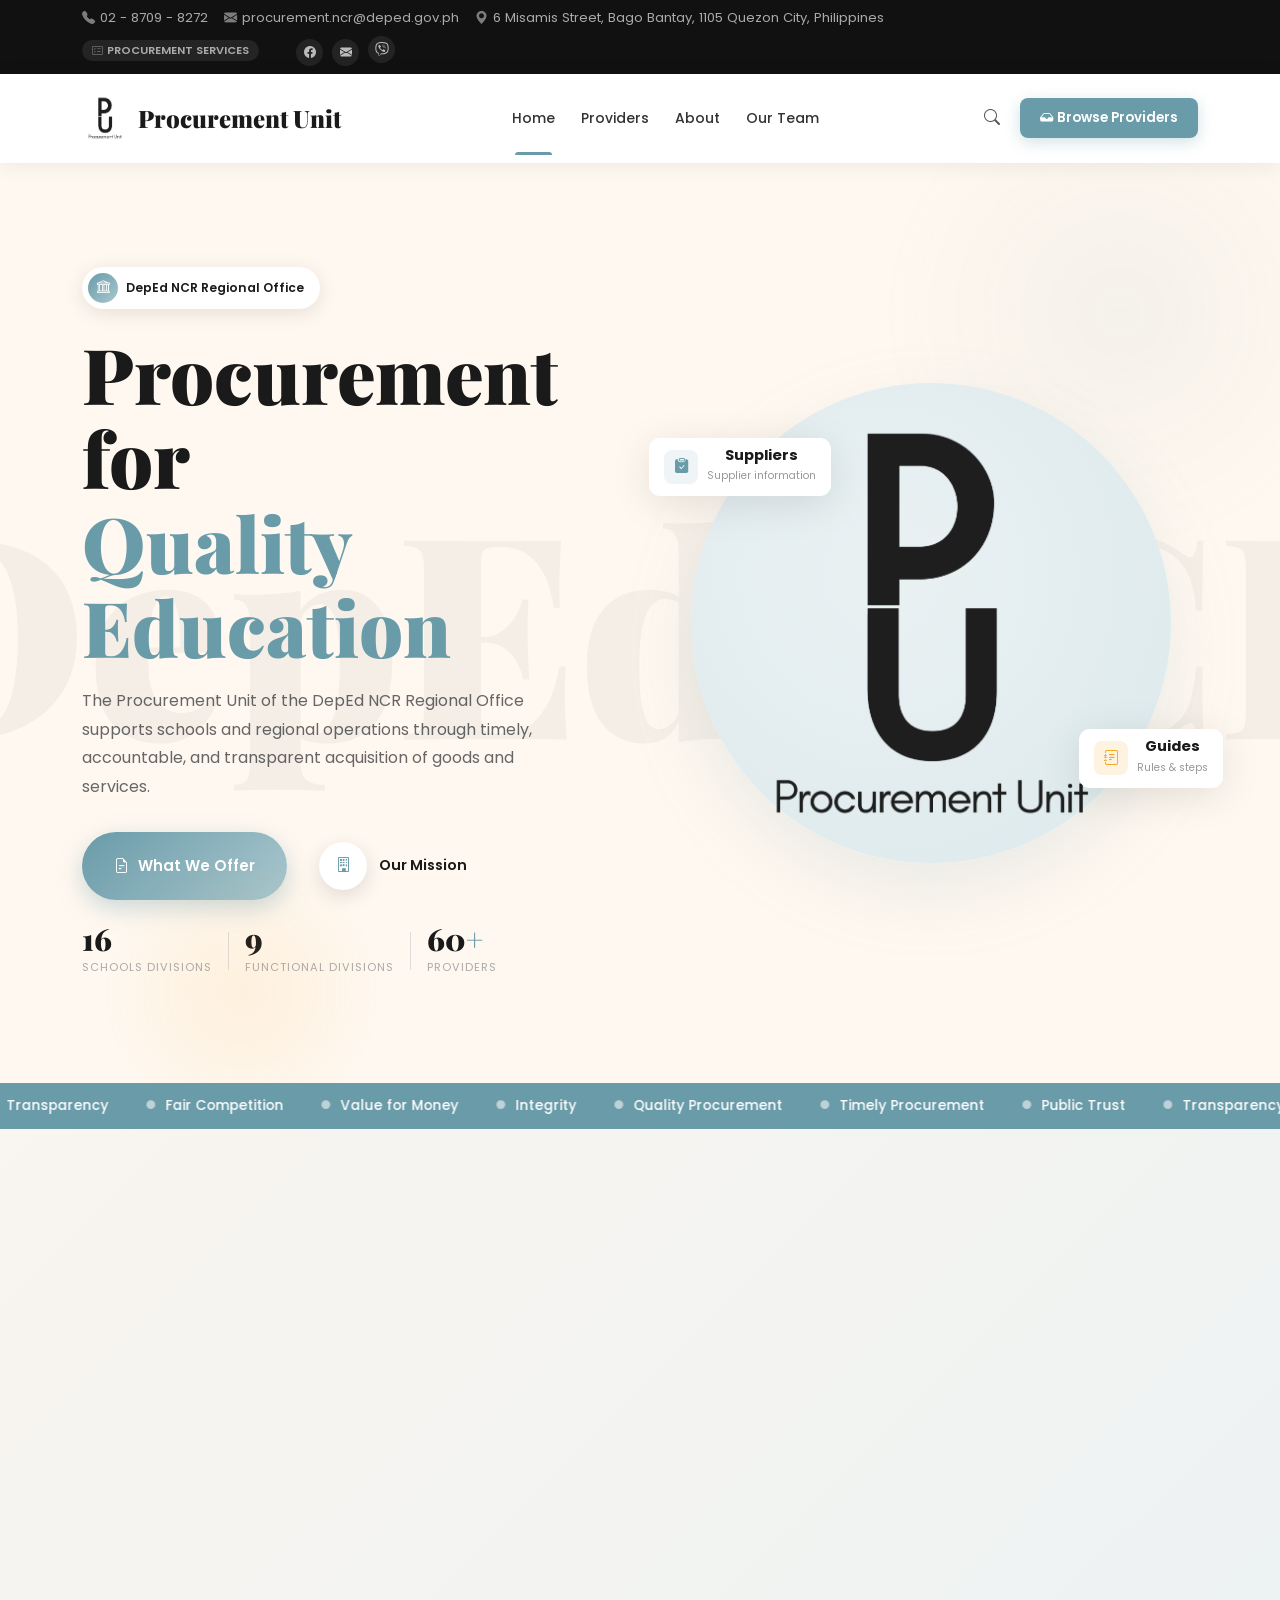
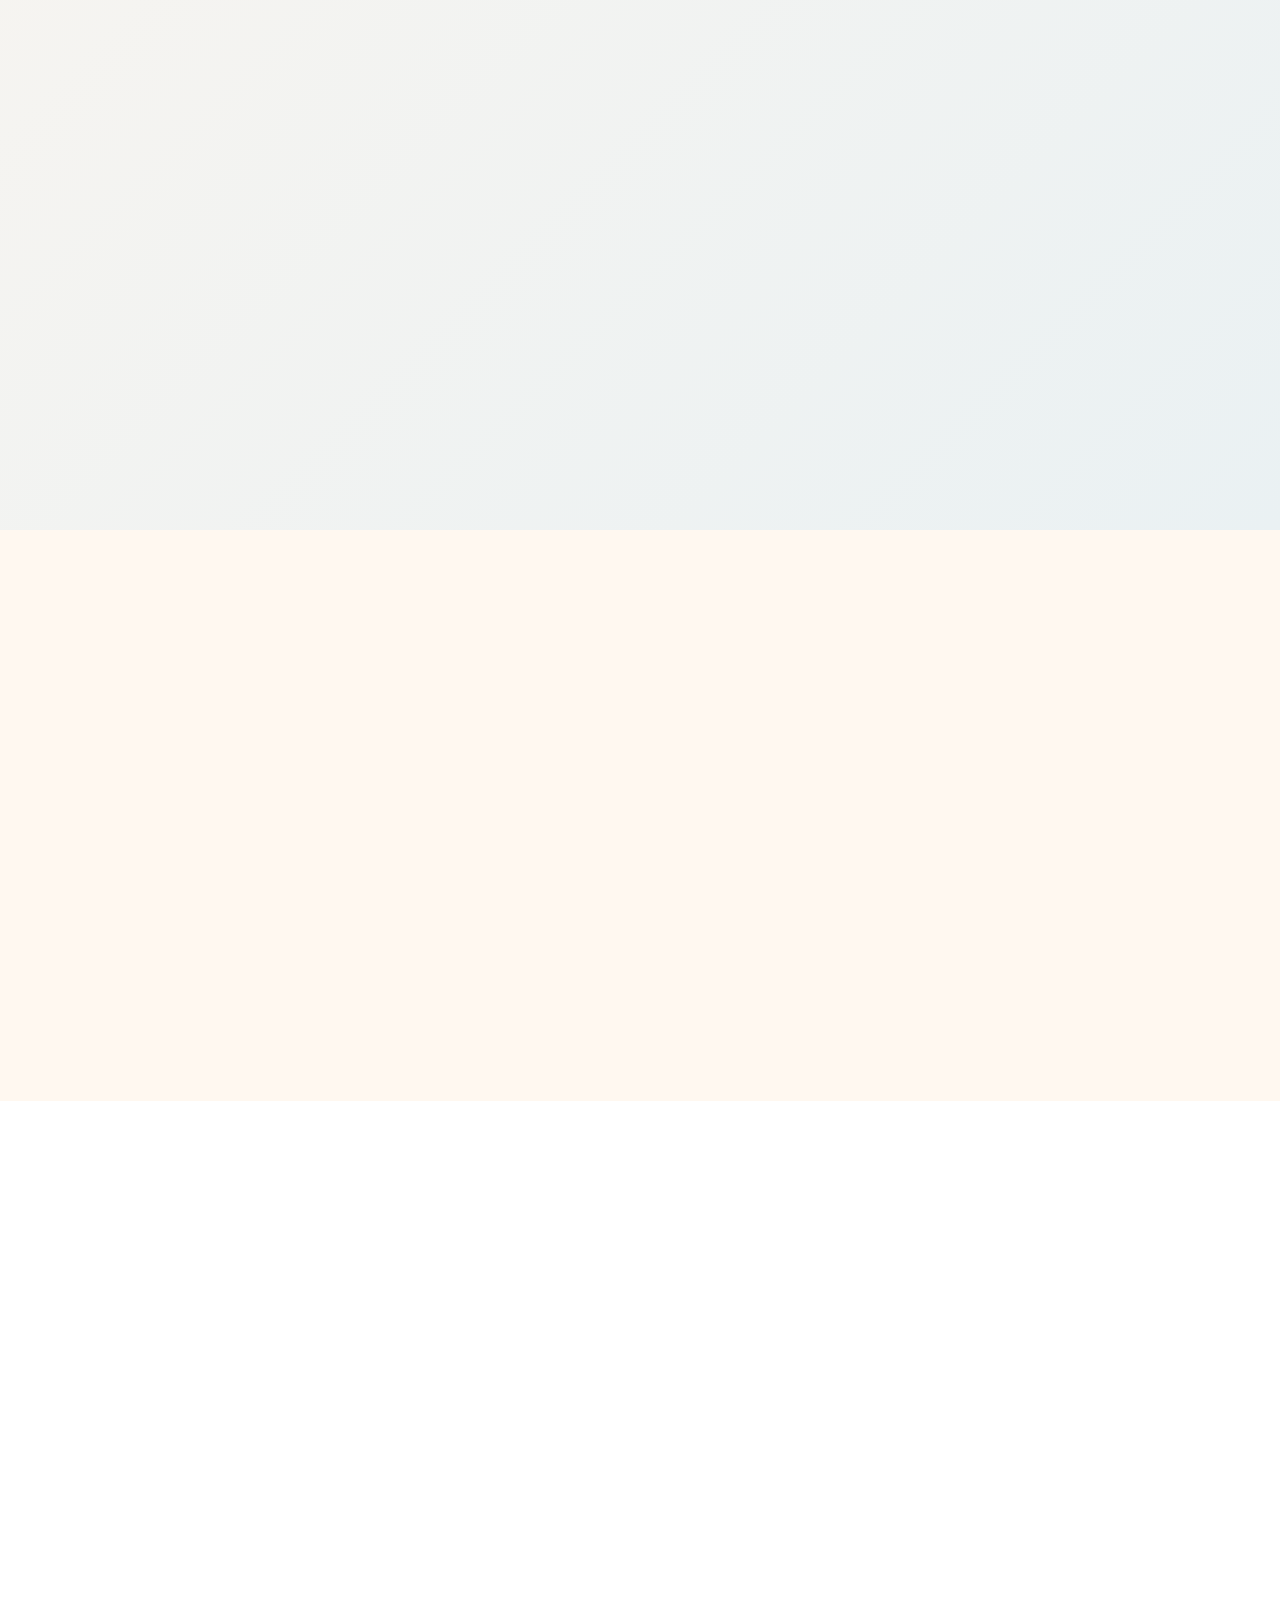
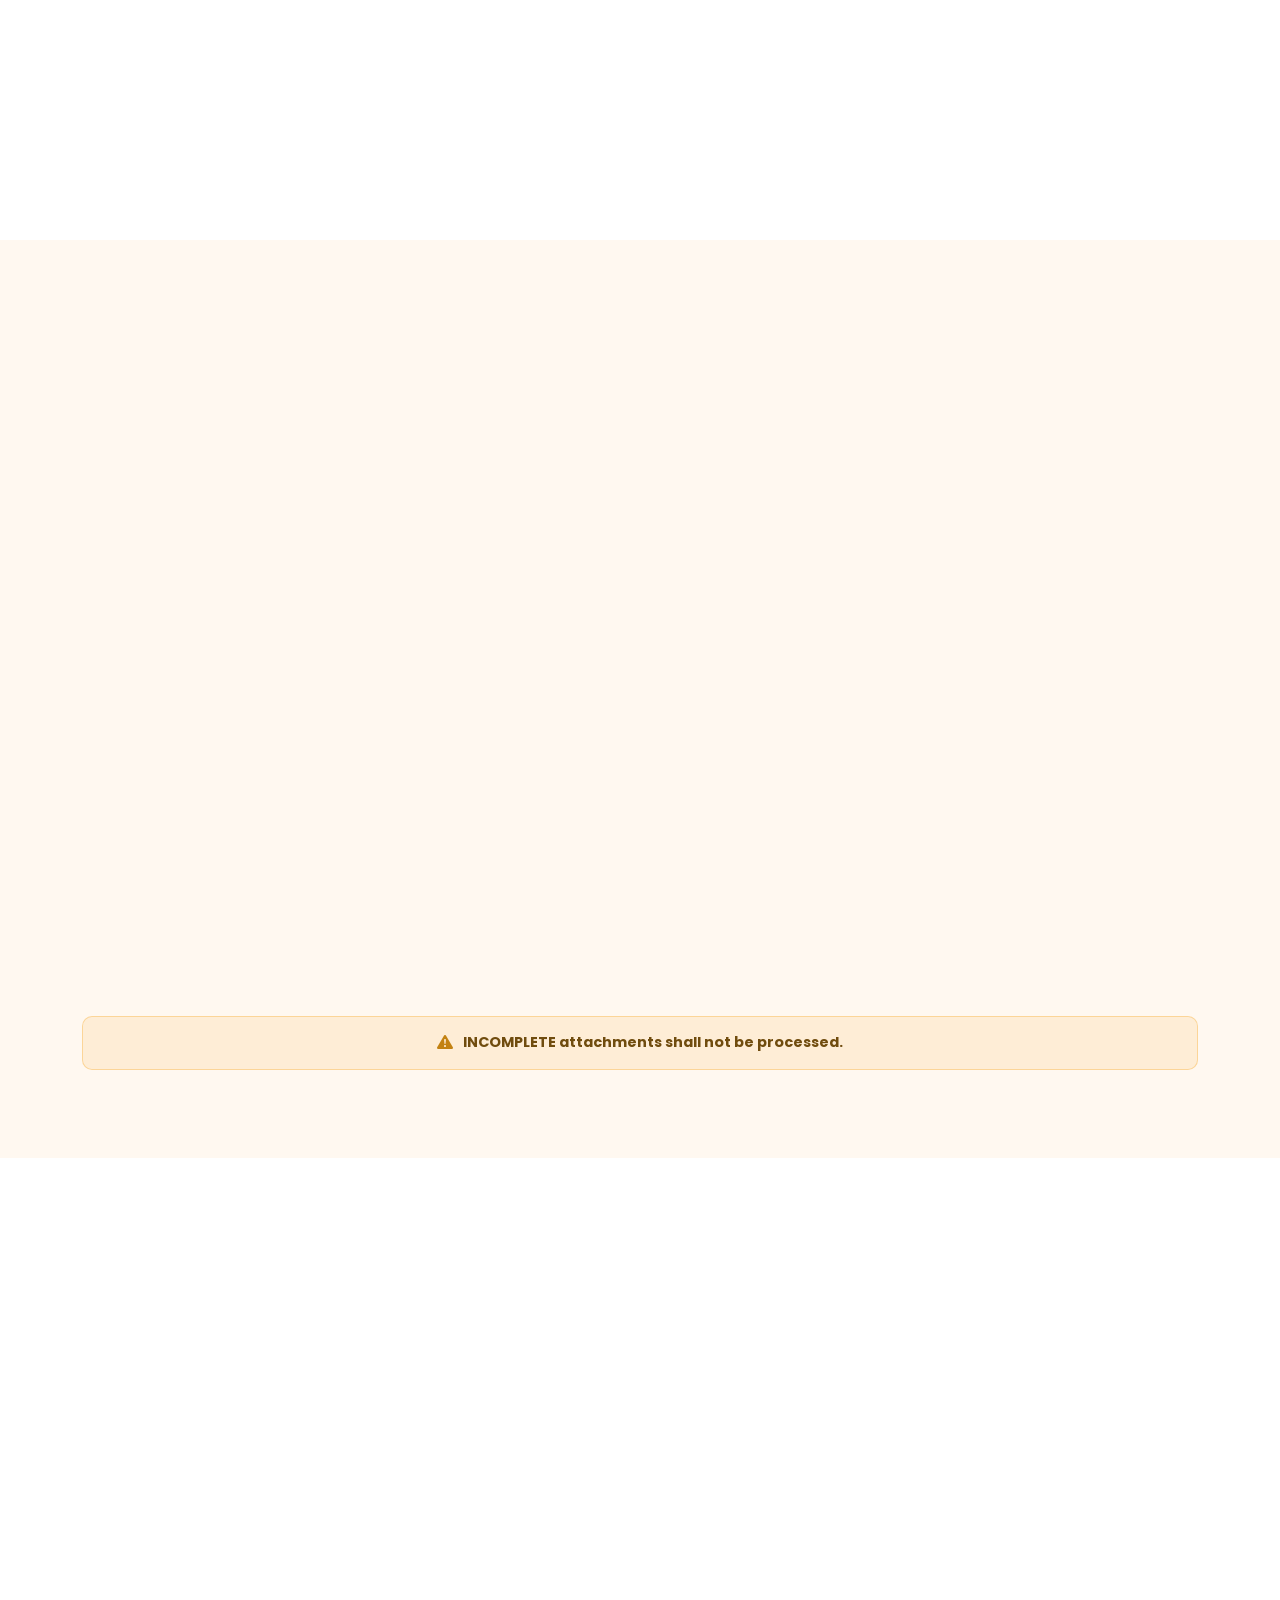
<file: index.html>
<!DOCTYPE html>
<html lang="en">
<head>
    <meta charset="utf-8">
    <meta name="viewport" content="width=device-width, initial-scale=1">
    <meta http-equiv="refresh" content="0; url=Procurement/index.html">
    <title>Procurement Unit</title>
</head>
<body>
    <p>Opening the Procurement Unit website. If you are not redirected, <a href="Procurement/index.html">open the website</a>.</p>
</body>
</html>
</file>
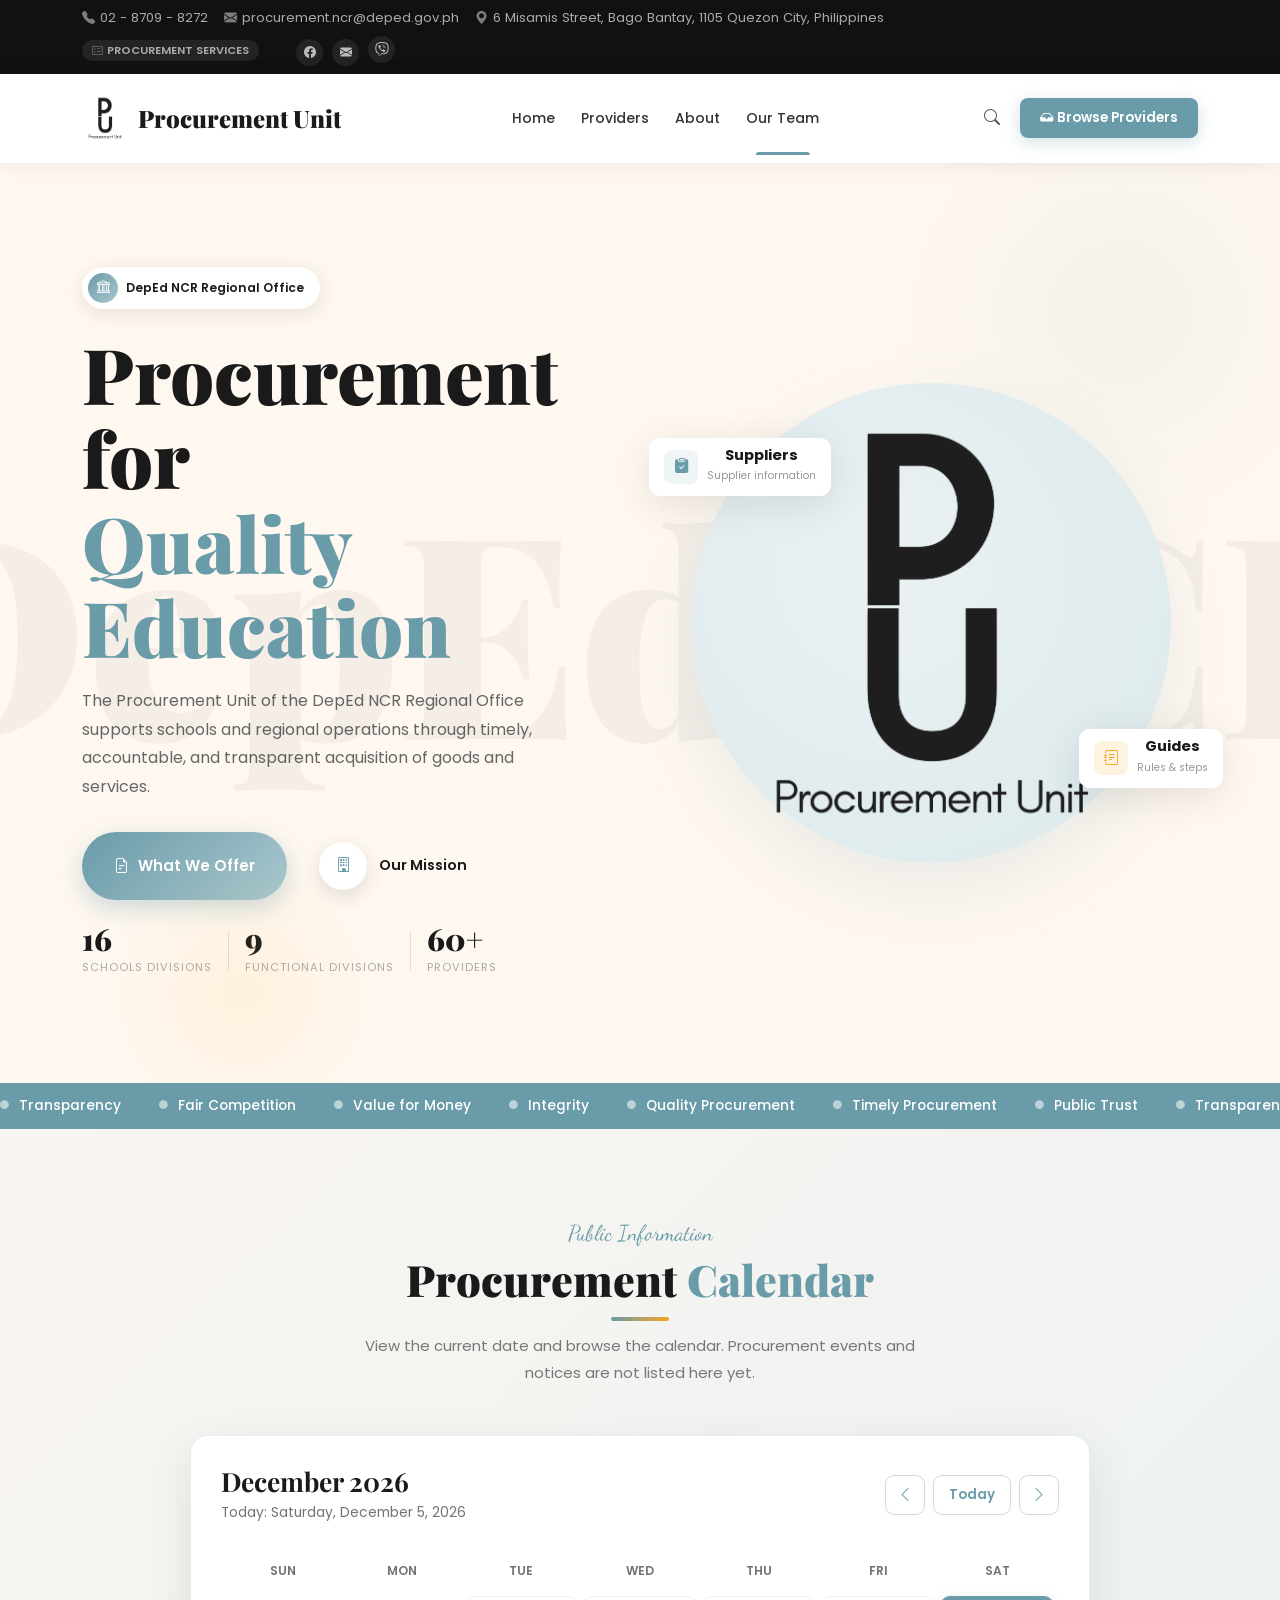
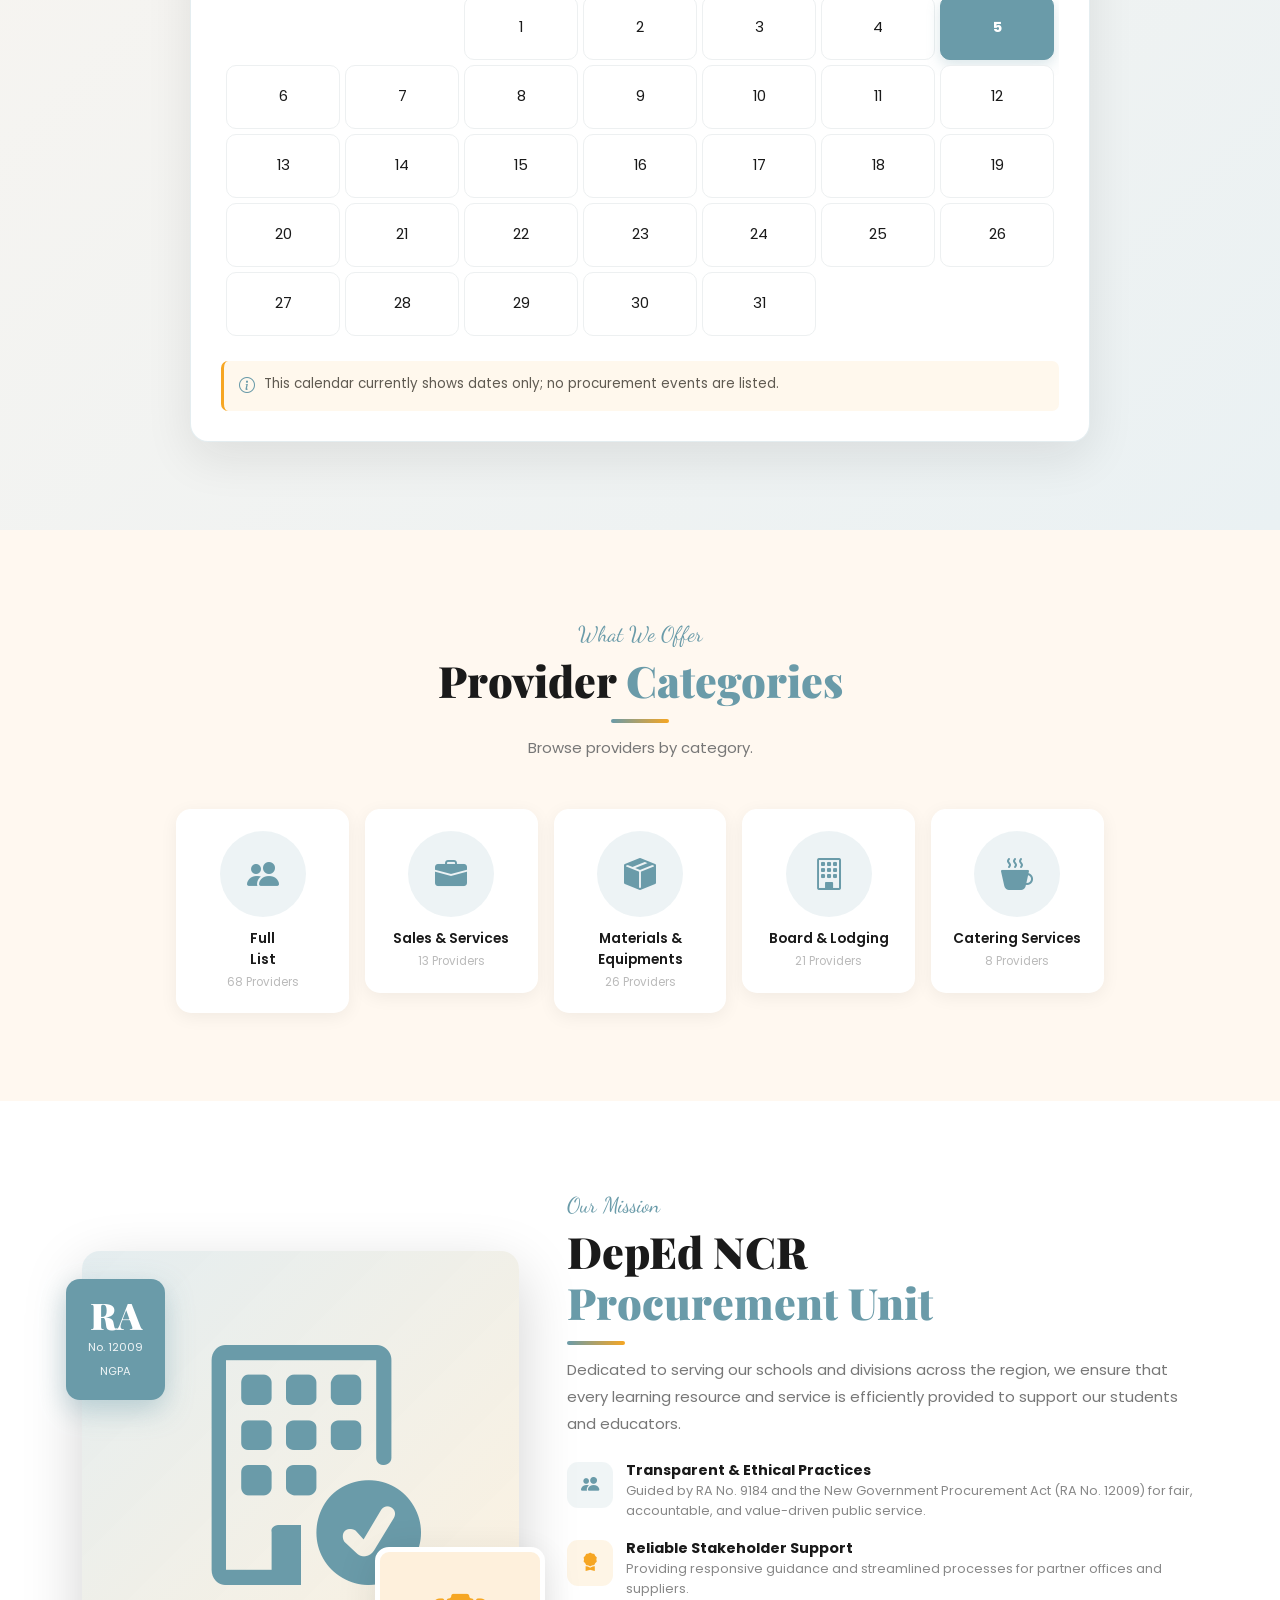
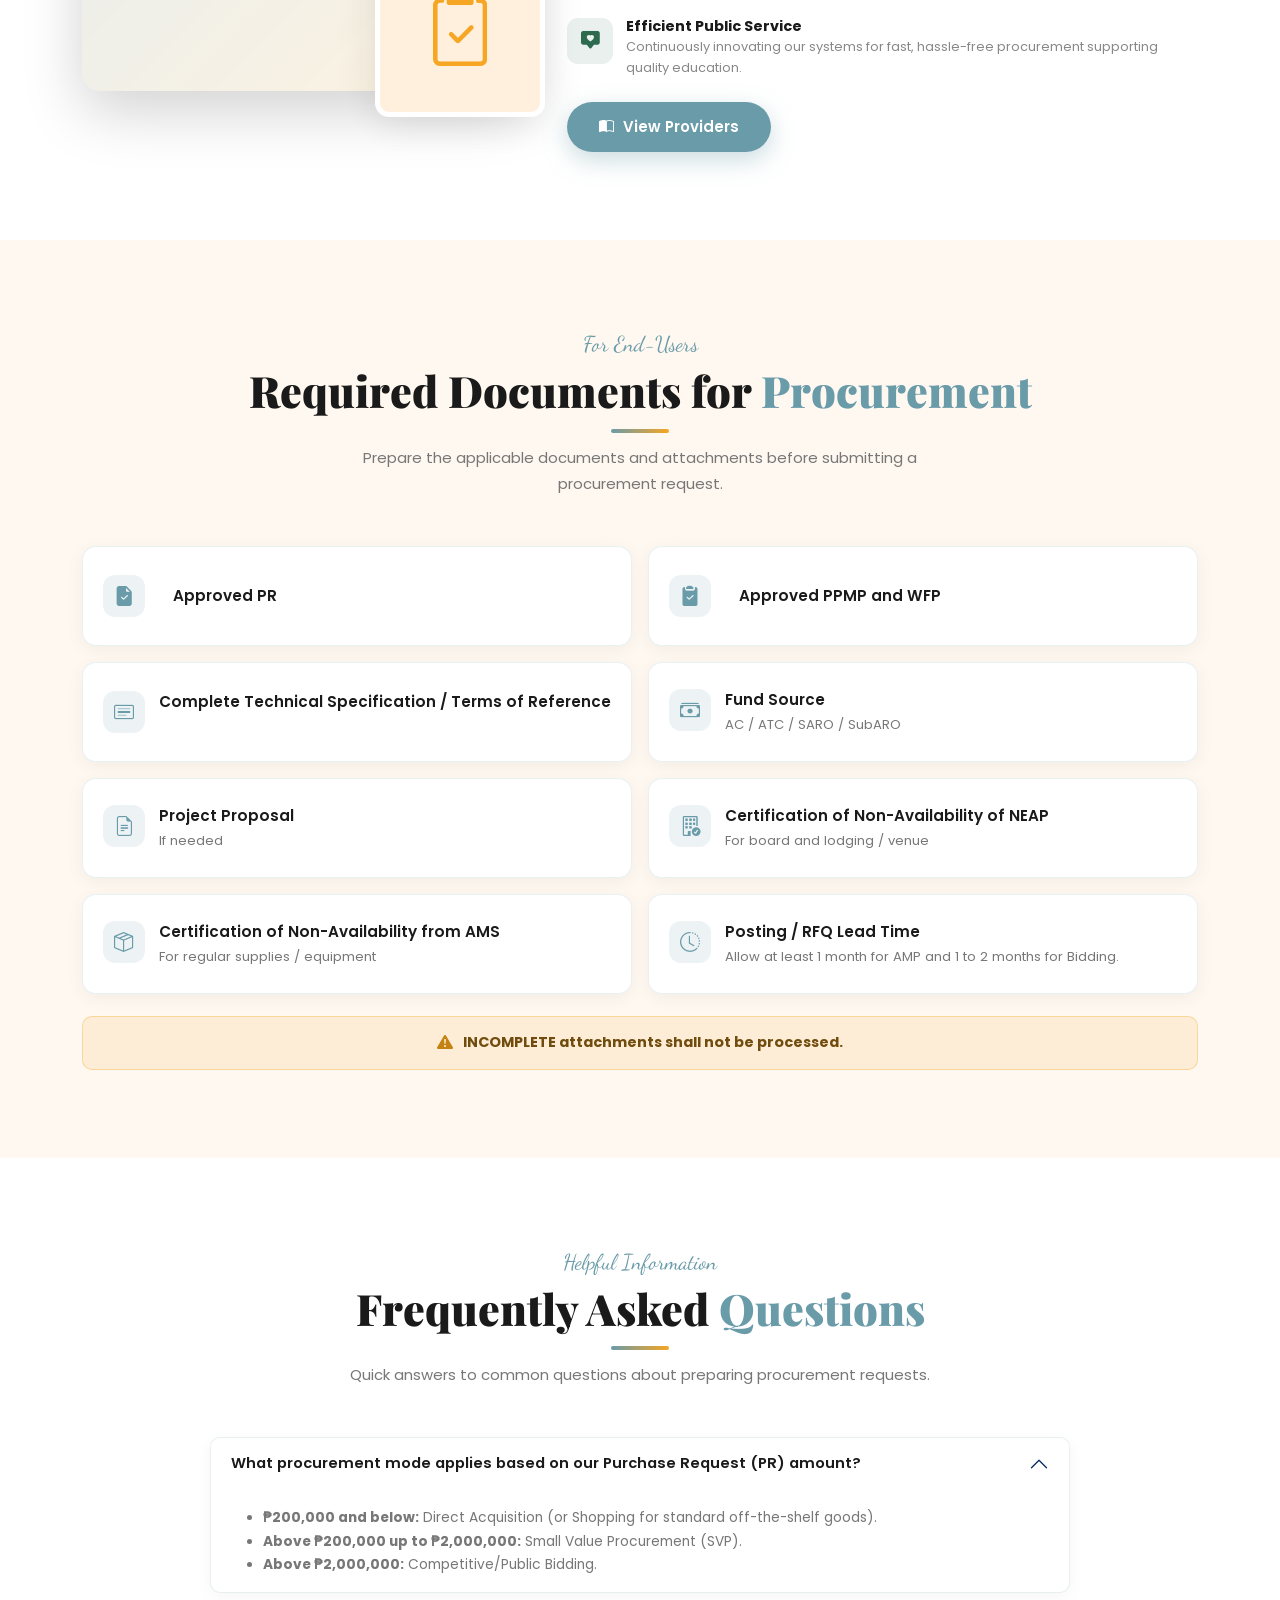
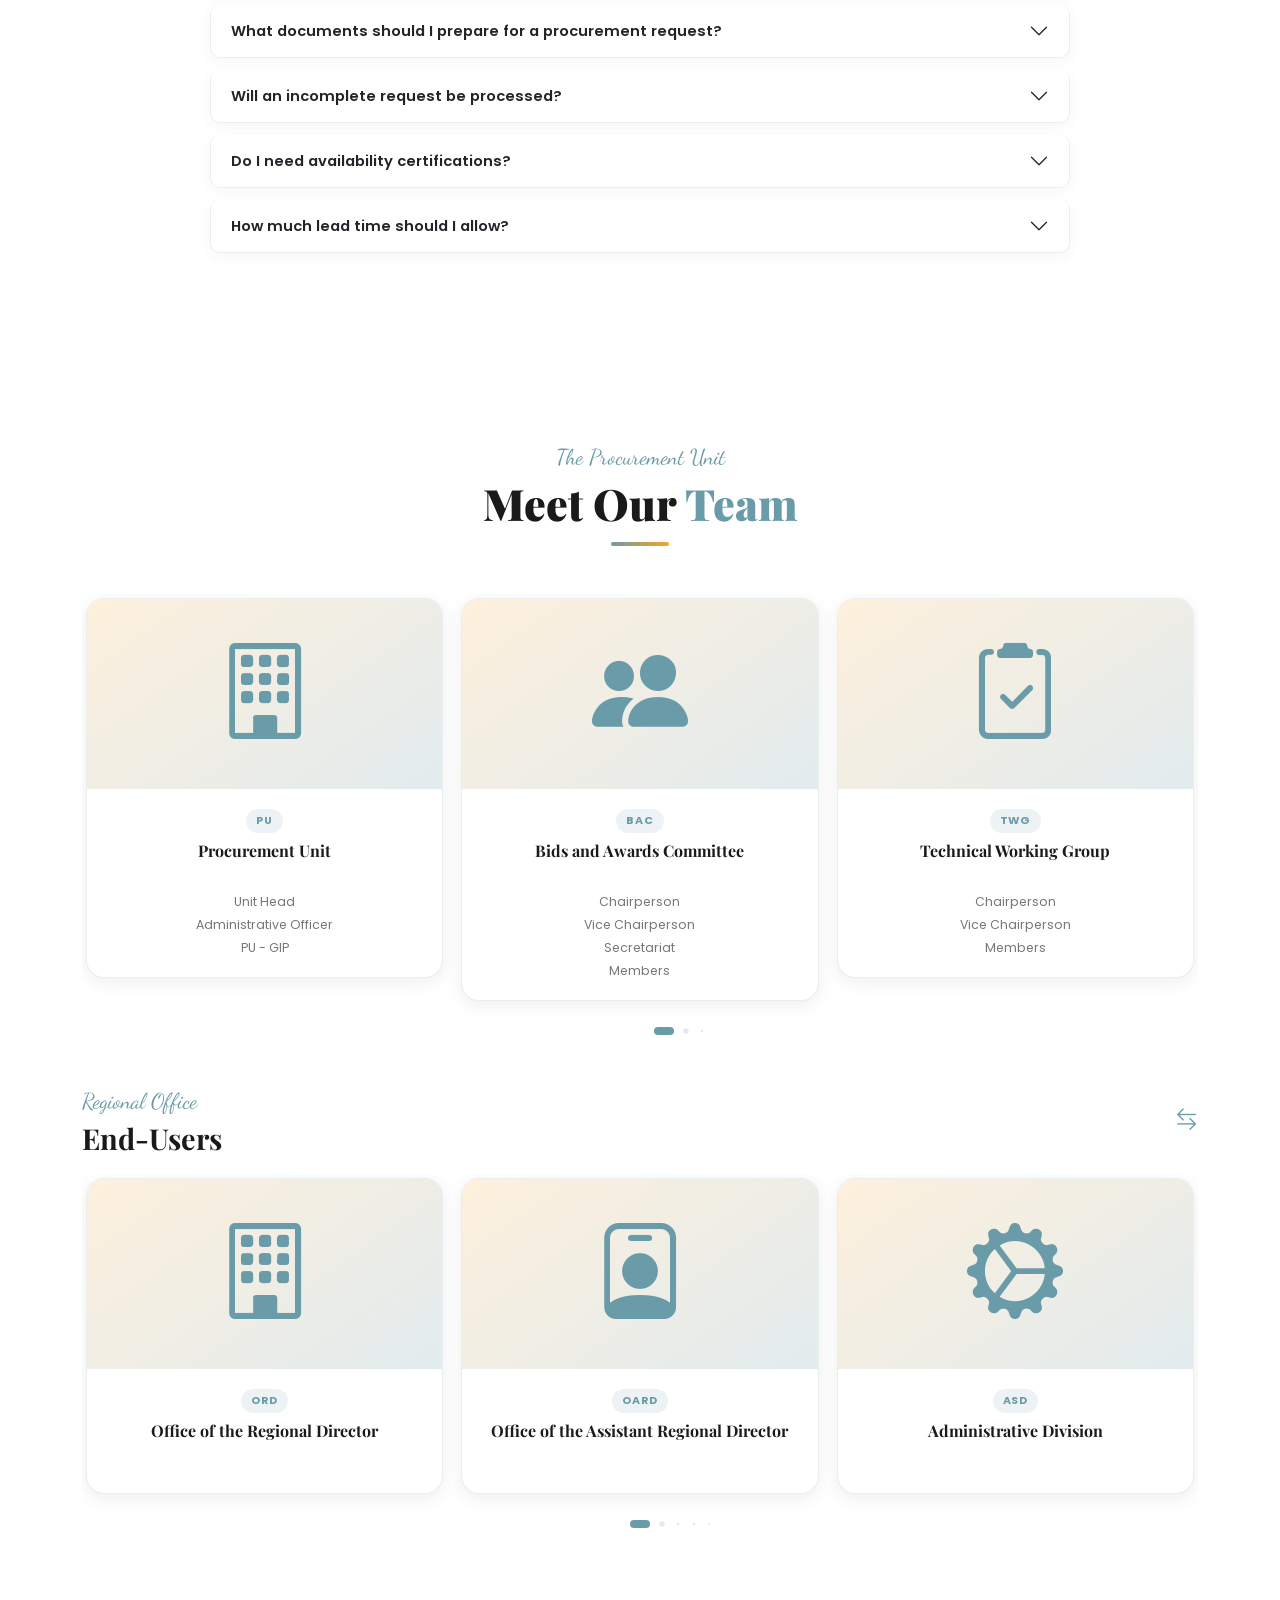
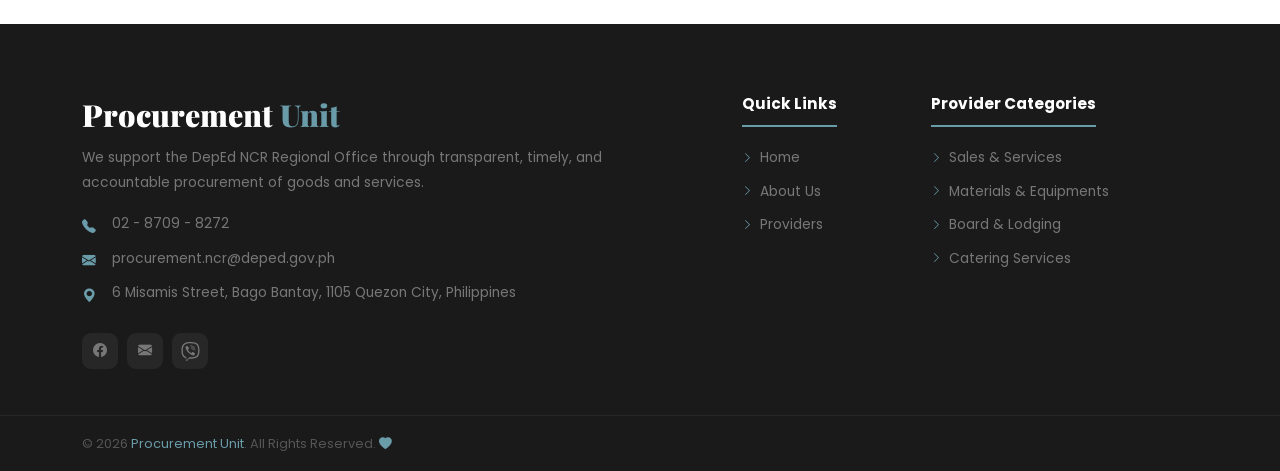
<file: Procurement/index.html>
<!DOCTYPE html>
<html lang="en">
   <head>
      <meta charset="UTF-8">
      <meta http-equiv="X-UA-Compatible" content="IE=edge">
      <meta name="viewport" content="width=device-width, initial-scale=1">
      <meta name="author" content="Procurement Unit">
      <meta name="description" content="Procurement Unit">
      <title>Procurement Unit</title>
      <link rel="icon" type="image/png" href="img/pucircle.png">
      <link href="https://fonts.googleapis.com/css2?family=Playfair+Display:wght@400;700;900&family=Poppins:wght@300;400;500;600;700&family=Dancing+Script:wght@700&display=swap" rel="stylesheet"/>
      <!-- Bootstrap 5.3 -->
      <link href="css/bootstrap.min.css" rel="stylesheet"/>
      <!-- AOS Animate on Scroll -->
      <link href="css/aos.css" rel="stylesheet"/>
      <!-- Swiper -->
      <link href="css/swiper-bundle.min.css" rel="stylesheet"/>
      <!-- Bootstrap Icons 1.11.3 (MIT): https://github.com/twbs/icons/blob/v1.11.3/LICENSE -->
      <link rel="stylesheet" href="https://cdn.jsdelivr.net/npm/bootstrap-icons@1.11.3/font/bootstrap-icons.min.css"/>
      <!-- magnific CSS -->
      <link rel="stylesheet" href="css/magnific-popup.css"/>
      <!-- Style CSS -->
      <link rel="stylesheet" href="css/style.css" />
   </head>
   <body>
      <!-- ============================================================
         TOP BAR
         ============================================================ -->
      <div id="topbar">
         <div class="container">
            <div class="d-flex justify-content-between align-items-center flex-wrap gap-2">
               <div class="top-contact d-flex flex-wrap">
                  <span><i class="bi bi-telephone-fill"></i>02 - 8709 - 8272</span>
                  <span><a href="mailto:procurement.ncr@deped.gov.ph" aria-label="Email Procurement Unit"><i class="bi bi-envelope-fill" aria-hidden="true"></i>procurement.ncr@deped.gov.ph</a></span>
                  <span><i class="bi bi-geo-alt-fill"></i>6 Misamis Street, Bago Bantay, 1105 Quezon City, Philippines</span>
               </div>
               <div class="d-flex align-items-center gap-3">
                  <span class="ttag"><i class="bi bi-card-checklist me-1" style="color: rgba(255, 255, 255, 0.329);"></i>Procurement Services</span>
                  <div class="tsoc">
                     <a href="https://www.facebook.com/officialDepEdNCR" aria-label="DepEd NCR on Facebook" target="_blank" rel="noopener noreferrer"><i class="bi bi-facebook"></i></a>
                     <a href="mailto:procurement.ncr@deped.gov.ph" aria-label="Email Procurement Unit"><i class="bi bi-envelope-fill"></i></a>
                     <span class="top-social-placeholder" role="img" aria-label="Viber">
                        <svg viewBox="0 0 24 24" aria-hidden="true"><path d="M11.4 0C9.473.028 5.333.344 3.02 2.467 1.302 4.187.696 6.7.633 9.817.57 12.933.488 18.776 6.12 20.36h.003l-.004 2.416s-.037.977.61 1.177c.777.242 1.234-.5 1.98-1.302.407-.44.972-1.084 1.397-1.58 3.85.326 6.812-.416 7.15-.525.776-.252 5.176-.816 5.892-6.657.74-6.02-.36-9.83-2.34-11.546-.596-.55-3.006-2.3-8.375-2.323 0 0-.395-.025-1.037-.017zm.058 1.693c.545-.004.88.017.88.017 4.542.02 6.717 1.388 7.222 1.846 1.675 1.435 2.53 4.868 1.906 9.897v.002c-.604 4.878-4.174 5.184-4.832 5.395-.28.09-2.882.737-6.153.524 0 0-2.436 2.94-3.197 3.704-.12.12-.26.167-.352.144-.13-.033-.166-.188-.165-.414l.02-4.018c-4.762-1.32-4.485-6.292-4.43-8.895.054-2.604.543-4.738 1.996-6.173 1.96-1.773 5.474-2.018 7.11-2.03zm.38 2.602c-.167 0-.303.135-.304.302 0 .167.133.303.3.305 1.624.01 2.946.537 4.028 1.592 1.073 1.046 1.62 2.468 1.633 4.334.002.167.14.3.307.3.166-.002.3-.138.3-.304-.014-1.984-.618-3.596-1.816-4.764-1.19-1.16-2.692-1.753-4.447-1.765zm-3.96.695c-.19-.032-.4.005-.616.117l-.01.002c-.43.247-.816.562-1.146.932-.002.004-.006.004-.008.008-.267.323-.42.638-.46.948-.008.046-.01.093-.007.14 0 .136.022.27.065.4l.013.01c.135.48.473 1.276 1.205 2.604.42.768.903 1.5 1.446 2.186.27.344.56.673.87.984l.132.132c.31.308.64.6.984.87.686.543 1.418 1.027 2.186 1.447 1.328.733 2.126 1.07 2.604 1.206l.01.014c.13.042.265.064.402.063.046.002.092 0 .138-.008.31-.036.627-.19.948-.46.004 0 .003-.002.008-.005.37-.33.683-.72.93-1.148l.003-.01c.225-.432.15-.842-.18-1.12-.004 0-.698-.58-1.037-.83-.36-.255-.73-.492-1.113-.71-.51-.285-1.032-.106-1.248.174l-.447.564c-.23.283-.657.246-.657.246-3.12-.796-3.955-3.955-3.955-3.955s-.037-.426.248-.656l.563-.448c.277-.215.456-.737.17-1.248-.217-.383-.454-.756-.71-1.115-.25-.34-.826-1.033-.83-1.035-.137-.165-.31-.265-.502-.297zm4.49.88c-.158.002-.29.124-.3.282-.01.167.115.312.282.324 1.16.085 2.017.466 2.645 1.15.63.688.93 1.524.906 2.57-.002.168.13.306.3.31.166.003.305-.13.31-.297.025-1.175-.334-2.193-1.067-2.994-.74-.81-1.777-1.253-3.05-1.346h-.024zm.463 1.63c-.16.002-.29.127-.3.287-.008.167.12.31.288.32.523.028.875.175 1.113.422.24.245.388.62.416 1.164.01.167.15.295.318.287.167-.008.295-.15.287-.317-.03-.644-.215-1.178-.58-1.557-.367-.378-.893-.574-1.52-.607h-.018z"/></svg>
                     </span>
                  </div>
               </div>
            </div>
         </div>
      </div>
      <!-- ============================================================
         NAVBAR
         ============================================================ -->
      <nav class="navbar navbar-expand-lg" id="nav">
         <div class="container">
            <a class="navbar-brand" href="#">
               <div class="blogo">
                  <img class="bico" src="img/pulogo.png" alt="Procurement Unit logo"/>
                  <div>
                     <div class="bname">Procurement Unit</div>
                  </div>
               </div>
            </a>
            <button class="navbar-toggler border-0" type="button" data-bs-toggle="collapse" data-bs-target="#navmenu">
            <i class="bi bi-list" style="color:var(--primary);font-size:1.35rem;"></i>
            </button>
            <div class="collapse navbar-collapse" id="navmenu">
               <ul class="navbar-nav mx-auto">
                  <li class="nav-item"><a class="nav-link active" href="#hero">Home</a></li>
                  <li class="nav-item"><a class="nav-link" href="providers.html">Providers</a></li>
                  <li class="nav-item"><a class="nav-link" href="#about">About</a></li>
                  <li class="nav-item"><a class="nav-link" href="#team">Our Team</a></li>
               </ul>
               <div class="d-flex align-items-center gap-1">
                  <!-- FIX 1: Search button -->
                  <button id="navSearchBtn" title="Search"><i class="bi bi-search"></i></button>
                  <a href="providers.html" class="nav-link nav-cta"><i class="bi bi-inbox-fill me-1"></i>Browse Providers</a>
               </div>
            </div>
         </div>
      </nav>
      <!-- ============================================================
         FIX 1 � SEARCH OVERLAY POPUP
         ============================================================ -->
      <div id="searchOv">
         <button class="sovclose" id="searchClose"><i class="bi bi-x-lg"></i></button>
         <div class="sovbox">
            <h4>Find a Provider</h4>
            <form class="sovinput" id="providerSearchForm">
               <input type="text" id="searchInput" placeholder="Search providers or categories..." autocomplete="off"/>
               <button type="submit" aria-label="Search providers"><i class="bi bi-search"></i></button>
            </form>
            <div class="sovcats">
               <div class="sovcat active" data-cat="all">
                  <i class="bi bi-people-fill" aria-hidden="true"></i>All Providers
               </div>
               <div class="sovcat" data-cat="sales-services">
                  <i class="bi bi-briefcase-fill" aria-hidden="true"></i>Sales &amp; Services
               </div>
               <div class="sovcat" data-cat="materials-equipment">
                  <i class="bi bi-box-seam-fill" aria-hidden="true"></i>Materials &amp; Equipments
               </div>
               <div class="sovcat" data-cat="board-lodging">
                  <i class="bi bi-building" aria-hidden="true"></i>Board &amp; Lodging
               </div>
               <div class="sovcat" data-cat="catering-services">
                  <i class="bi bi-cup-hot-fill" aria-hidden="true"></i>Catering Services
               </div>
            </div>
            <p class="sdesc mt-3 mb-0">Provider listings are loaded from the live registry.</p>
         </div>
      </div>
      <!-- ============================================================
         HERO
         ============================================================ -->
      <section id="hero">
         <div class="hs hs1"></div>
         <div class="hs hs2"></div>
         <div class="hbgtxt">DepEd NCR</div>
         <div class="container">
            <div class="row align-items-center g-5" style="min-height:88vh;">
               <div class="col-lg-6">
                  <div class="hbadge">
                     <div class="hbi"><i class="bi bi-bank"></i></div>
                     <span>DepEd NCR Regional Office</span>
                  </div>
                  <h1 class="htitle">Procurement for <span class="hl">Quality Education</span></h1>
                  <p class="hdesc">The Procurement Unit of the DepEd NCR Regional Office supports schools and regional operations through timely, accountable, and transparent acquisition of goods and services.</p>
                  <div class="d-flex flex-wrap gap-3 mb-2">
                     <a href="#category" class="btn-red hero-work-cta"><i class="bi bi-file-earmark-text"></i>What We Offer</a>
					 <a href="#about" class="btn-play">
						<div class="pico"><i class="bi bi-building"></i></div>
						<span>Our Mission</span>
					 </a>
                  </div>
                  <div class="hstats d-flex gap-3 flex-wrap mt-4">
                     <div class="hstat"><span class="snum">16</span><small>Schools Divisions</small></div>
                     <div class="sdiv"></div>
                     <div class="hstat"><span class="snum">9</span><small>Functional Divisions</small></div>
                     <div class="sdiv"></div>
                     <div class="hstat"><span class="snum">60<em>+</em></span><small>Providers</small></div>
                  </div>
               </div>
               <div class="col-lg-6">
                  <div style="position:relative;text-align:center;">
                     <div class="hcircle">
                        <img src="img/pulogo.png" alt="Procurement Unit logo"/>
                     </div>
                     <div class="fcard fc1">
                        <div class="fcoi r"><i class="bi bi-clipboard-check-fill"></i></div>
                        <div><span class="fcnum">Suppliers</span><span class="fcsm">Supplier information</span></div>
                     </div>
                     <div class="fcard fc2">
                        <div class="fcoi y"><i class="bi bi-journal-text"></i></div>
                        <div><span class="fcnum">Guides</span><span class="fcsm">Rules &amp; steps</span></div>
                     </div>
                  </div>
               </div>
            </div>
         </div>
      </section>
      <!-- MARQUEE -->
      <div class="mqsec">
         <div class="mqtrack">
            <div class="mqitem"><i class="bi bi-circle-fill"></i>Transparency</div>
            <div class="mqitem"><i class="bi bi-circle-fill"></i>Fair Competition</div>
            <div class="mqitem"><i class="bi bi-circle-fill"></i>Value for Money</div>
            <div class="mqitem"><i class="bi bi-circle-fill"></i>Integrity</div>
            <div class="mqitem"><i class="bi bi-circle-fill"></i>Quality Procurement</div>
            <div class="mqitem"><i class="bi bi-circle-fill"></i>Timely Procurement</div>
            <div class="mqitem"><i class="bi bi-circle-fill"></i>Public Trust</div>
            <div class="mqitem"><i class="bi bi-circle-fill"></i>Transparency</div>
            <div class="mqitem"><i class="bi bi-circle-fill"></i>Fair Competition</div>
            <div class="mqitem"><i class="bi bi-circle-fill"></i>Value for Money</div>
            <div class="mqitem"><i class="bi bi-circle-fill"></i>Integrity</div>
            <div class="mqitem"><i class="bi bi-circle-fill"></i>Quality Procurement</div>
            <div class="mqitem"><i class="bi bi-circle-fill"></i>Timely Procurement</div>
            <div class="mqitem"><i class="bi bi-circle-fill"></i>Public Trust</div>
         </div>
      </div>
      <!-- PUBLIC CALENDAR -->
      <section id="calendar">
         <div class="container">
            <div class="text-center mb-5" data-aos="fade-up">
               <span class="slbl">Public Information</span>
               <h2 class="stitle">Procurement <span>Calendar</span></h2>
               <div class="sline"></div>
               <p class="sdesc mx-auto" style="max-width:560px;">View the current date and browse the calendar. Procurement events and notices are not listed here yet.</p>
            </div>
            <div class="calendar-card" data-aos="fade-up">
               <div class="calendar-header">
                  <div>
                     <h3 id="calendarMonth" aria-live="polite"></h3>
                     <p id="calendarToday" class="calendar-today"></p>
                  </div>
                  <div class="calendar-controls" aria-label="Calendar navigation">
                     <button class="calendar-nav" id="calendarPrev" type="button" aria-label="Previous month"><i class="bi bi-chevron-left" aria-hidden="true"></i></button>
                     <button class="calendar-today-button" id="calendarTodayButton" type="button">Today</button>
                     <button class="calendar-nav" id="calendarNext" type="button" aria-label="Next month"><i class="bi bi-chevron-right" aria-hidden="true"></i></button>
                  </div>
               </div>
               <div class="calendar-table-wrap">
                  <table class="calendar-table" aria-label="Calendar dates">
                     <thead>
                        <tr>
                           <th scope="col">Sun</th>
                           <th scope="col">Mon</th>
                           <th scope="col">Tue</th>
                           <th scope="col">Wed</th>
                           <th scope="col">Thu</th>
                           <th scope="col">Fri</th>
                           <th scope="col">Sat</th>
                        </tr>
                     </thead>
                     <tbody id="calendarDays"></tbody>
                  </table>
               </div>
               <p class="calendar-note"><i class="bi bi-info-circle" aria-hidden="true"></i> This calendar currently shows dates only; no procurement events are listed.</p>
            </div>
         </div>
      </section>
      <!-- CATEGORY -->
      <section id="category">
         <div class="container">
            <div class="text-center mb-5" data-aos="fade-up">
               <span class="slbl">What We Offer</span>
               <h2 class="stitle">Provider <span>Categories</span></h2>
               <div class="sline"></div>
               <p class="sdesc mx-auto" style="max-width:480px;">Browse providers by category.</p>
            </div>
            <div class="row g-3 justify-content-center">
               <div class="col-6 col-sm-4 col-md-3 col-lg-2" data-aos="zoom-in" data-aos-delay="0">
                  <a class="provider-category-card" href="providers.html?category=all">
                     <i class="catimg bi bi-people-fill" aria-hidden="true"></i>
                     <div class="catnm">Full<br/>List</div>
                     <div class="catct">68 Providers</div>
                  </a>
               </div>
               <div class="col-6 col-sm-4 col-md-3 col-lg-2" data-aos="zoom-in" data-aos-delay="70">
                  <a class="provider-category-card" href="providers.html?category=sales-services">
                     <i class="catimg bi bi-briefcase-fill" aria-hidden="true"></i>
                     <div class="catnm">Sales &amp; Services</div>
                     <div class="catct">13 Providers</div>
                  </a>
               </div>
               <div class="col-6 col-sm-4 col-md-3 col-lg-2" data-aos="zoom-in" data-aos-delay="140">
                  <a class="provider-category-card" href="providers.html?category=materials-equipment">
                     <i class="catimg bi bi-box-seam-fill" aria-hidden="true"></i>
                     <div class="catnm">Materials &amp; Equipments</div>
                     <div class="catct">26 Providers</div>
                  </a>
               </div>
               <div class="col-6 col-sm-4 col-md-3 col-lg-2" data-aos="zoom-in" data-aos-delay="210">
                  <a class="provider-category-card" href="providers.html?category=board-lodging">
                     <i class="catimg bi bi-building" aria-hidden="true"></i>
                     <div class="catnm">Board &amp; Lodging</div>
                     <div class="catct">21 Providers</div>
                  </a>
               </div>
               <div class="col-6 col-sm-4 col-md-3 col-lg-2" data-aos="zoom-in" data-aos-delay="280">
                  <a class="provider-category-card" href="providers.html?category=catering-services">
                     <i class="catimg bi bi-cup-hot-fill" aria-hidden="true"></i>
                     <div class="catnm">Catering Services</div>
                     <div class="catct">8 Providers</div>
                  </a>
               </div>
            </div>
         </div>
      </section>
      <!-- ABOUT -->
      <section id="about">
         <div class="container">
            <div class="row align-items-center g-5">
               <div class="col-lg-5" data-aos="fade-right">
                  <div class="astack">
                     <div class="aexp"><span class="anum">RA</span><small>No. 12009<br/>NGPA</small></div>
                     <div class="amain"><i class="about-main-icon bi bi-building-check" aria-hidden="true"></i></div>
                     <div class="asm"><i class="about-small-icon bi bi-clipboard2-check" aria-hidden="true"></i></div>
                  </div>
               </div>
               <div class="col-lg-7" data-aos="fade-left">
                  <span class="slbl">Our Mission</span>
                  <h2 class="stitle text-start">DepEd NCR<br/><span>Procurement Unit</span></h2>
                  <div class="sline lft"></div>
                  <p class="sdesc mb-4">Dedicated to serving our schools and divisions across the region, we ensure that every learning resource and service is efficiently provided to support our students and educators.</p>
                  <div class="mb-4">
                     <div class="fti">
                        <div class="ftico r"><i class="bi bi-people-fill"></i></div>
                        <div>
                           <h6>Transparent & Ethical Practices</h6>
                           <p>Guided by RA No. 9184 and the New Government Procurement Act (RA No. 12009) for fair, accountable, and value-driven public service.</p>
                        </div>
                     </div>
                     <div class="fti">
                        <div class="ftico y"><i class="bi bi-award-fill"></i></div>
                        <div>
                           <h6>Reliable Stakeholder Support</h6>
                           <p>Providing responsive guidance and streamlined processes for partner offices and suppliers.</p>
                        </div>
                     </div>
                     <div class="fti">
                        <div class="ftico g"><i class="bi bi-chat-square-heart-fill"></i></div>
                        <div>
                           <h6>Efficient Public Service</h6>
                           <p>Continuously innovating our systems for fast, hassle-free procurement supporting quality education.</p>
                        </div>
                     </div>
                  </div>
                  <a href="providers.html" class="btn-red"><i class="bi bi-book-half"></i>View Providers</a>
               </div>
            </div>
         </div>
      </section>
      <!-- REQUIRED PROCUREMENT DOCUMENTS -->
      <section id="history">
         <div class="container">
            <div class="text-center mb-5" data-aos="fade-up">
               <span class="slbl">For End-Users</span>
               <h2 class="stitle">Required Documents for <span>Procurement</span></h2>
               <div class="sline"></div>
               <p class="sdesc mx-auto" style="max-width:620px;">Prepare the applicable documents and attachments before submitting a procurement request.</p>
            </div>
            <div class="required-documents" data-aos="fade-up">
               <article class="required-document">
                  <i class="bi bi-file-earmark-check-fill" aria-hidden="true"></i>
                  <h3>Approved PR</h3>
               </article>
               <article class="required-document">
                  <i class="bi bi-clipboard2-check-fill" aria-hidden="true"></i>
                  <h3>Approved PPMP and WFP</h3>
               </article>
               <article class="required-document">
                  <i class="bi bi-card-text" aria-hidden="true"></i>
                  <h3>Complete Technical Specification / Terms of Reference</h3>
               </article>
               <article class="required-document">
                  <i class="bi bi-cash-stack" aria-hidden="true"></i>
                  <h3>Fund Source</h3>
                  <p>AC / ATC / SARO / SubARO</p>
               </article>
               <article class="required-document">
                  <i class="bi bi-file-earmark-text" aria-hidden="true"></i>
                  <h3>Project Proposal</h3>
                  <p>If needed</p>
               </article>
               <article class="required-document">
                  <i class="bi bi-building-check" aria-hidden="true"></i>
                  <h3>Certification of Non-Availability of NEAP</h3>
                  <p>For board and lodging / venue</p>
               </article>
               <article class="required-document">
                  <i class="bi bi-box-seam" aria-hidden="true"></i>
                  <h3>Certification of Non-Availability from AMS</h3>
                  <p>For regular supplies / equipment</p>
               </article>
               <article class="required-document">
                  <i class="bi bi-clock-history" aria-hidden="true"></i>
                  <h3>Posting / RFQ Lead Time</h3>
                  <p>Allow at least 1 month for AMP and 1 to 2 months for Bidding.</p>
               </article>
            </div>
            <div class="required-documents-note" role="note">
               <i class="bi bi-exclamation-triangle-fill" aria-hidden="true"></i>
               <p><strong>INCOMPLETE attachments shall not be processed.</strong></p>
            </div>
         </div>
      </section>
      <!-- PROCUREMENT FAQ -->
      <section id="faq">
         <div class="container">
            <div class="text-center mb-5" data-aos="fade-up">
               <span class="slbl">Helpful Information</span>
               <h2 class="stitle">Frequently Asked <span>Questions</span></h2>
               <div class="sline"></div>
               <p class="sdesc mx-auto" style="max-width:620px;">Quick answers to common questions about preparing procurement requests.</p>
            </div>
            <div class="accordion procurement-faq" id="procurementFaq" data-aos="fade-up">
               <div class="accordion-item">
                  <h3 class="accordion-header" id="faqHeadingProcurementMode">
                     <button class="accordion-button" type="button" data-bs-toggle="collapse" data-bs-target="#faqProcurementMode" aria-expanded="true" aria-controls="faqProcurementMode">
                        What procurement mode applies based on our Purchase Request (PR) amount?
                     </button>
                  </h3>
                  <div id="faqProcurementMode" class="accordion-collapse collapse show" aria-labelledby="faqHeadingProcurementMode" data-bs-parent="#procurementFaq">
                     <div class="accordion-body">
                        <ul class="mb-0">
                           <li><strong>₱200,000 and below:</strong> Direct Acquisition (or Shopping for standard off-the-shelf goods).</li>
                           <li><strong>Above ₱200,000 up to ₱2,000,000:</strong> Small Value Procurement (SVP).</li>
                           <li><strong>Above ₱2,000,000:</strong> Competitive/Public Bidding.</li>
                        </ul>
                     </div>
                  </div>
               </div>
               <div class="accordion-item">
                  <h3 class="accordion-header" id="faqHeadingDocuments">
                     <button class="accordion-button collapsed" type="button" data-bs-toggle="collapse" data-bs-target="#faqDocuments" aria-expanded="false" aria-controls="faqDocuments">
                        What documents should I prepare for a procurement request?
                     </button>
                  </h3>
                  <div id="faqDocuments" class="accordion-collapse collapse" aria-labelledby="faqHeadingDocuments" data-bs-parent="#procurementFaq">
                     <div class="accordion-body">Prepare the applicable approved PR, approved PPMP and WFP, complete technical specifications or Terms of Reference, and fund source (AC, ATC, SARO, or SubARO). A project proposal may also be needed.</div>
                  </div>
               </div>
               <div class="accordion-item">
                  <h3 class="accordion-header" id="faqHeadingIncomplete">
                     <button class="accordion-button collapsed" type="button" data-bs-toggle="collapse" data-bs-target="#faqIncomplete" aria-expanded="false" aria-controls="faqIncomplete">
                        Will an incomplete request be processed?
                     </button>
                  </h3>
                  <div id="faqIncomplete" class="accordion-collapse collapse" aria-labelledby="faqHeadingIncomplete" data-bs-parent="#procurementFaq">
                     <div class="accordion-body">No. Incomplete attachments shall not be processed. Please check that all applicable documents are included before submitting.</div>
                  </div>
               </div>
               <div class="accordion-item">
                  <h3 class="accordion-header" id="faqHeadingCertifications">
                     <button class="accordion-button collapsed" type="button" data-bs-toggle="collapse" data-bs-target="#faqCertifications" aria-expanded="false" aria-controls="faqCertifications">
                        Do I need availability certifications?
                     </button>
                  </h3>
                  <div id="faqCertifications" class="accordion-collapse collapse" aria-labelledby="faqHeadingCertifications" data-bs-parent="#procurementFaq">
                     <div class="accordion-body">For board and lodging or venue requests, include a Certification of Non-Availability of NEAP. For regular supplies or equipment, include a Certification of Non-Availability from AMS.</div>
                  </div>
               </div>
               <div class="accordion-item">
                  <h3 class="accordion-header" id="faqHeadingLeadTime">
                     <button class="accordion-button collapsed" type="button" data-bs-toggle="collapse" data-bs-target="#faqLeadTime" aria-expanded="false" aria-controls="faqLeadTime">
                        How much lead time should I allow?
                     </button>
                  </h3>
                  <div id="faqLeadTime" class="accordion-collapse collapse" aria-labelledby="faqHeadingLeadTime" data-bs-parent="#procurementFaq">
                     <div class="accordion-body">Allow at least one month for AMP and 1 to 2 months for Bidding.</div>
                  </div>
               </div>
            </div>
         </div>
      </section>
	  
	  
      <!-- PROCUREMENT TEAMS -->
      <section id="team">
         <div class="container">
            <div class="text-center mb-5" data-aos="fade-up">
               <span class="slbl">The Procurement Unit</span>
               <h2 class="stitle">Meet Our <span>Team</span></h2>
               <div class="sline"></div>
            </div>
            <div class="swiper teamSwiper mainTeamSwiper" aria-label="Procurement Unit team profiles" data-aos="fade-up">
               <div class="swiper-wrapper">
                  <div class="swiper-slide">
                     <article class="team-card">
                        <div class="team-avatar"><i class="bi bi-building" aria-hidden="true"></i></div>
                        <div class="team-card-body">
                           <span class="team-label">PU</span>
                           <h4>Procurement Unit</h4>
                           <div class="team-roles"><p>Unit Head</p><p>Administrative Officer</p><p>PU - GIP</p></div>
                        </div>
                     </article>
                  </div>
                  <div class="swiper-slide">
                     <article class="team-card">
                        <div class="team-avatar"><i class="bi bi-people-fill" aria-hidden="true"></i></div>
                        <div class="team-card-body">
                           <span class="team-label">BAC</span>
                           <h4>Bids and Awards Committee</h4>
                           <div class="team-roles"><p>Chairperson</p><p>Vice Chairperson</p><p>Secretariat</p><p>Members</p></div>
                        </div>
                     </article>
                  </div>
                  <div class="swiper-slide">
                     <article class="team-card">
                        <div class="team-avatar"><i class="bi bi-clipboard2-check" aria-hidden="true"></i></div>
                        <div class="team-card-body">
                           <span class="team-label">TWG</span>
                           <h4>Technical Working Group</h4>
                           <div class="team-roles"><p>Chairperson</p><p>Vice Chairperson</p><p>Members</p></div>
                        </div>
                     </article>
                  </div>
                  <div class="swiper-slide">
                     <article class="team-card">
                        <div class="team-avatar"><i class="bi bi-box-seam" aria-hidden="true"></i></div>
                        <div class="team-card-body">
                           <span class="team-label">IT</span>
                           <h4>Inspection Team</h4>
                           <div class="team-roles"><p>Goods</p><p>Others</p><p>Others</p></div>
                        </div>
                     </article>
                  </div>
                  <div class="swiper-slide">
                     <article class="team-card">
                        <div class="team-avatar"><i class="bi bi-diagram-3" aria-hidden="true"></i></div>
                        <div class="team-card-body">
                           <span class="team-label">RPMT</span>
                           <h4>Regional Project Management Team</h4>
                           <div class="team-roles"><p>Chairperson</p><p>Vice Chairperson</p><p>Members</p></div>
                        </div>
                     </article>
                  </div>
               </div>
               <div class="swiper-pagination team-pagination"></div>
            </div>
            <div class="end-user-team-group" data-aos="fade-up">
               <div class="team-group-heading">
                  <div>
                     <span class="slbl">Regional Office</span>
                     <h3>End-Users</h3>
                  </div>
                  <i class="bi bi-arrow-left-right" aria-hidden="true"></i>
               </div>
               <div class="swiper teamSwiper endUserSwiper" aria-label="End-user team profiles">
                  <div class="swiper-wrapper"></div>
                  <div class="swiper-pagination end-user-pagination"></div>
               </div>
            </div>
         </div>
      </section>
	  
	  
      <!-- FOOTER -->
      <footer>
         <div class="container">
            <div class="row g-3">
               <div class="col-lg-6">
                  <div class="fnm">Procurement <span>Unit</span></div>
                  <p class="fdesc">We support the DepEd NCR Regional Office through transparent, timely, and accountable procurement of goods and services.</p>
                  <ul class="list-unstyled mt-3 mb-4 footer-contact-list">
                     <li><i class="bi bi-telephone-fill me-2"></i>02 - 8709 - 8272</li>
                     <li><i class="bi bi-envelope-fill me-2" aria-hidden="true"></i><a href="mailto:procurement.ncr@deped.gov.ph">procurement.ncr@deped.gov.ph</a></li>
                     <li><i class="bi bi-geo-alt-fill me-2"></i>6 Misamis Street, Bago Bantay, 1105 Quezon City, Philippines</li>
                  </ul>
                  <div class="fsoc">
                     <a href="https://www.facebook.com/officialDepEdNCR" aria-label="DepEd NCR on Facebook" target="_blank" rel="noopener noreferrer"><i class="bi bi-facebook"></i></a>
                     <a href="mailto:procurement.ncr@deped.gov.ph" aria-label="Email Procurement Unit"><i class="bi bi-envelope-fill"></i></a>
                     <span class="footer-social-placeholder" role="img" aria-label="Viber">
                        <svg viewBox="0 0 24 24" aria-hidden="true"><path d="M11.4 0C9.473.028 5.333.344 3.02 2.467 1.302 4.187.696 6.7.633 9.817.57 12.933.488 18.776 6.12 20.36h.003l-.004 2.416s-.037.977.61 1.177c.777.242 1.234-.5 1.98-1.302.407-.44.972-1.084 1.397-1.58 3.85.326 6.812-.416 7.15-.525.776-.252 5.176-.816 5.892-6.657.74-6.02-.36-9.83-2.34-11.546-.596-.55-3.006-2.3-8.375-2.323 0 0-.395-.025-1.037-.017zm.058 1.693c.545-.004.88.017.88.017 4.542.02 6.717 1.388 7.222 1.846 1.675 1.435 2.53 4.868 1.906 9.897v.002c-.604 4.878-4.174 5.184-4.832 5.395-.28.09-2.882.737-6.153.524 0 0-2.436 2.94-3.197 3.704-.12.12-.26.167-.352.144-.13-.033-.166-.188-.165-.414l.02-4.018c-4.762-1.32-4.485-6.292-4.43-8.895.054-2.604.543-4.738 1.996-6.173 1.96-1.773 5.474-2.018 7.11-2.03zm.38 2.602c-.167 0-.303.135-.304.302 0 .167.133.303.3.305 1.624.01 2.946.537 4.028 1.592 1.073 1.046 1.62 2.468 1.633 4.334.002.167.14.3.307.3.166-.002.3-.138.3-.304-.014-1.984-.618-3.596-1.816-4.764-1.19-1.16-2.692-1.753-4.447-1.765zm-3.96.695c-.19-.032-.4.005-.616.117l-.01.002c-.43.247-.816.562-1.146.932-.002.004-.006.004-.008.008-.267.323-.42.638-.46.948-.008.046-.01.093-.007.14 0 .136.022.27.065.4l.013.01c.135.48.473 1.276 1.205 2.604.42.768.903 1.5 1.446 2.186.27.344.56.673.87.984l.132.132c.31.308.64.6.984.87.686.543 1.418 1.027 2.186 1.447 1.328.733 2.126 1.07 2.604 1.206l.01.014c.13.042.265.064.402.063.046.002.092 0 .138-.008.31-.036.627-.19.948-.46.004 0 .003-.002.008-.005.37-.33.683-.72.93-1.148l.003-.01c.225-.432.15-.842-.18-1.12-.004 0-.698-.58-1.037-.83-.36-.255-.73-.492-1.113-.71-.51-.285-1.032-.106-1.248.174l-.447.564c-.23.283-.657.246-.657.246-3.12-.796-3.955-3.955-3.955-3.955s-.037-.426.248-.656l.563-.448c.277-.215.456-.737.17-1.248-.217-.383-.454-.756-.71-1.115-.25-.34-.826-1.033-.83-1.035-.137-.165-.31-.265-.502-.297zm4.49.88c-.158.002-.29.124-.3.282-.01.167.115.312.282.324 1.16.085 2.017.466 2.645 1.15.63.688.93 1.524.906 2.57-.002.168.13.306.3.31.166.003.305-.13.31-.297.025-1.175-.334-2.193-1.067-2.994-.74-.81-1.777-1.253-3.05-1.346h-.024zm.463 1.63c-.16.002-.29.127-.3.287-.008.167.12.31.288.32.523.028.875.175 1.113.422.24.245.388.62.416 1.164.01.167.15.295.318.287.167-.008.295-.15.287-.317-.03-.644-.215-1.178-.58-1.557-.367-.378-.893-.574-1.52-.607h-.018z"/></svg>
                     </span>
                  </div>
               </div>
               <div class="col-sm-6 col-lg-2 offset-lg-1">
                  <div class="ftit">Quick Links</div>
                  <ul class="flinks ps-0">
                     <li><a href="#hero"><i class="bi bi-chevron-right"></i>Home</a></li>
                     <li><a href="#about"><i class="bi bi-chevron-right"></i>About Us</a></li>
                     <li><a href="providers.html"><i class="bi bi-chevron-right"></i>Providers</a></li>
                  </ul>
               </div>
               <div class="col-sm-6 col-lg-3">
                  <div class="ftit">Provider Categories</div>
                  <ul class="flinks ps-0">
                     <li><a href="providers.html?category=sales-services"><i class="bi bi-chevron-right"></i>Sales &amp; Services</a></li>
                     <li><a href="providers.html?category=materials-equipment"><i class="bi bi-chevron-right"></i>Materials &amp; Equipments</a></li>
                     <li><a href="providers.html?category=board-lodging"><i class="bi bi-chevron-right"></i>Board &amp; Lodging</a></li>
                     <li><a href="providers.html?category=catering-services"><i class="bi bi-chevron-right"></i>Catering Services</a></li>
                  </ul>
               </div>
            </div>
         </div>
         <div class="fbot">
            <div class="container">
               <div class="d-flex justify-content-between align-items-center flex-wrap gap-2">
                  <p>&copy 2026 <span>Procurement Unit</span>. All Rights Reserved. <span><i class="bi bi-heart-fill"></i></span></p>
               </div>
            </div>
         </div>
      </footer>
      <!-- Floating cart -->
      <!-- <div class="cartfl"><i class="bi bi-cart-fill"></i><span>My Cart</span><div class="ccount" id="cartCount">0</div></div> -->
      <!-- Back to top -->
      <button id="btt" onclick="window.scrollTo({top:0,behavior:'smooth'})"><i class="bi bi-chevron-up"></i></button>
    
	<!-- jQuery -->
      <script src="js/jquery-3.7.1.min.js"></script>
      <!-- Bootstrap 5 -->
      <script src="js/bootstrap.bundle.min.js"></script>
      <!-- AOS -->
      <script src="js/aos.js"></script>
      <!-- Swiper -->
      <script src="js/swiper-bundle.min.js"></script>
      <!-- CounterUp -->
      <script src="js/jquery.magnific-popup.min.js"></script>
      <!-- Main js -->
      <script src="js/main.js"></script>
   </body>
</html>
</file>
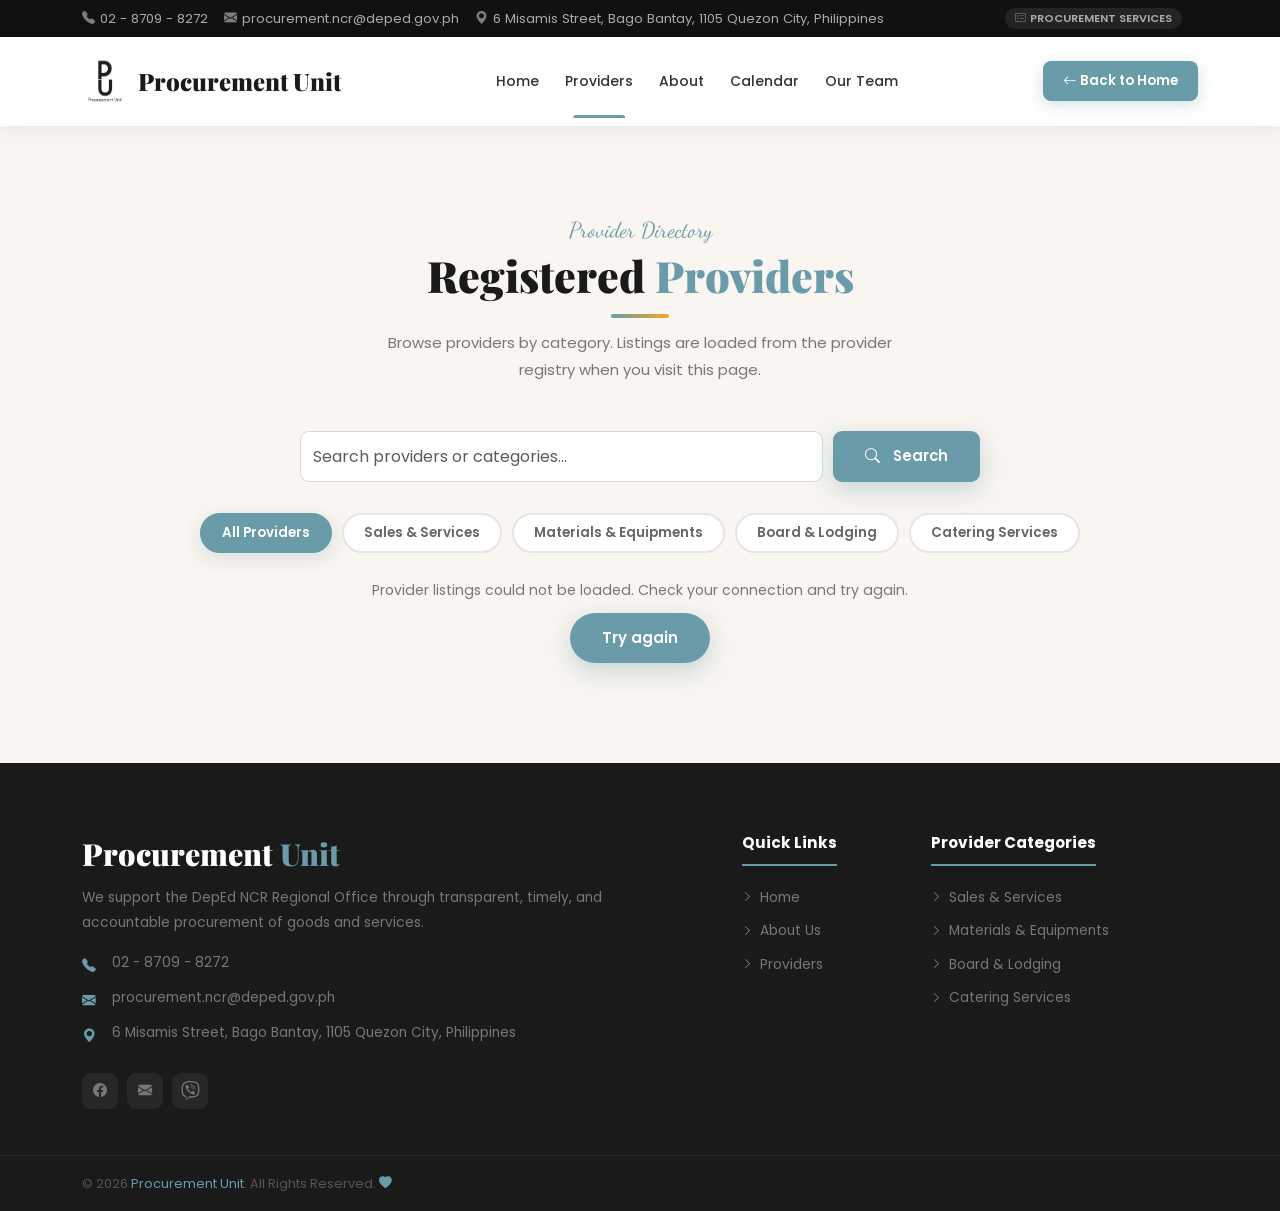
<file: Procurement/providers.html>
<!DOCTYPE html>
<html lang="en">
   <head>
      <meta charset="UTF-8">
      <meta http-equiv="X-UA-Compatible" content="IE=edge">
      <meta name="viewport" content="width=device-width, initial-scale=1">
      <meta name="author" content="Procurement Unit">
      <meta name="description" content="Provider directory for the DepEd NCR Procurement Unit.">
      <title>Provider Directory | Procurement Unit</title>
      <link rel="icon" type="image/png" href="img/pucircle.png">
      <link href="https://fonts.googleapis.com/css2?family=Playfair+Display:wght@400;700;900&family=Poppins:wght@300;400;500;600;700&family=Dancing+Script:wght@700&display=swap" rel="stylesheet"/>
      <link href="css/bootstrap.min.css" rel="stylesheet"/>
      <link href="css/aos.css" rel="stylesheet"/>
      <link rel="stylesheet" href="https://cdn.jsdelivr.net/npm/bootstrap-icons@1.11.3/font/bootstrap-icons.min.css"/>
      <link rel="stylesheet" href="css/style.css"/>
   </head>
   <body>
      <div id="topbar">
         <div class="container">
            <div class="d-flex justify-content-between align-items-center flex-wrap gap-2">
               <div class="top-contact d-flex flex-wrap">
                  <span><i class="bi bi-telephone-fill"></i>02 - 8709 - 8272</span>
                  <span><a href="mailto:procurement.ncr@deped.gov.ph" aria-label="Email Procurement Unit"><i class="bi bi-envelope-fill" aria-hidden="true"></i>procurement.ncr@deped.gov.ph</a></span>
                  <span><i class="bi bi-geo-alt-fill"></i>6 Misamis Street, Bago Bantay, 1105 Quezon City, Philippines</span>
               </div>
               <span class="ttag"><i class="bi bi-card-checklist me-1" style="color: rgba(255, 255, 255, 0.329);"></i>Procurement Services</span>
            </div>
         </div>
      </div>
      <nav class="navbar navbar-expand-lg" id="nav">
         <div class="container">
            <a class="navbar-brand" href="index.html">
               <div class="blogo">
                  <img class="bico" src="img/pulogo.png" alt="Procurement Unit logo"/>
                  <div class="bname">Procurement Unit</div>
               </div>
            </a>
            <button class="navbar-toggler border-0" type="button" data-bs-toggle="collapse" data-bs-target="#navmenu" aria-controls="navmenu" aria-expanded="false" aria-label="Toggle navigation">
               <i class="bi bi-list" style="color:var(--primary);font-size:1.35rem;"></i>
            </button>
            <div class="collapse navbar-collapse" id="navmenu">
               <ul class="navbar-nav mx-auto">
                  <li class="nav-item"><a class="nav-link" href="index.html#hero">Home</a></li>
                  <li class="nav-item"><a class="nav-link active" href="providers.html" aria-current="page">Providers</a></li>
                  <li class="nav-item"><a class="nav-link" href="index.html#about">About</a></li>
                  <li class="nav-item"><a class="nav-link" href="index.html#calendar">Calendar</a></li>
                  <li class="nav-item"><a class="nav-link" href="index.html#team">Our Team</a></li>
               </ul>
               <a href="index.html#category" class="nav-link nav-cta"><i class="bi bi-arrow-left me-1"></i>Back to Home</a>
            </div>
         </div>
      </nav>
      <main>
         <section id="providers">
            <div class="container">
               <div class="text-center mb-5" data-aos="fade-up">
                  <span class="slbl">Provider Directory</span>
                  <h1 class="stitle">Registered <span>Providers</span></h1>
                  <div class="sline"></div>
                  <p class="sdesc mx-auto" style="max-width:560px;">Browse providers by category. Listings are loaded from the provider registry when you visit this page.</p>
               </div>
               <form class="provider-search-form" id="providerSearchForm" role="search">
                  <label class="visually-hidden" for="providerSearch">Search providers</label>
                  <input class="form-control" id="providerSearch" type="search" placeholder="Search providers or categories..." autocomplete="off"/>
                  <button class="btn-red" type="submit"><i class="bi bi-search me-1" aria-hidden="true"></i>Search</button>
               </form>
               <div class="text-center mb-4" data-aos="fade-up" aria-label="Filter providers by category">
                  <button class="provider-filter active" type="button" data-provider-filter="all" aria-pressed="true">All Providers</button>
                  <button class="provider-filter" type="button" data-provider-filter="sales-services" aria-pressed="false">Sales &amp; Services</button>
                  <button class="provider-filter" type="button" data-provider-filter="materials-equipment" aria-pressed="false">Materials &amp; Equipments</button>
                  <button class="provider-filter" type="button" data-provider-filter="board-lodging" aria-pressed="false">Board &amp; Lodging</button>
                  <button class="provider-filter" type="button" data-provider-filter="catering-services" aria-pressed="false">Catering Services</button>
               </div>
               <p class="provider-load-status" id="providerLoadStatus" role="status" aria-live="polite">Loading provider listings...</p>
               <div class="provider-load-error d-none" id="providerLoadError" role="alert">
                  <p>Provider listings could not be loaded. Check your connection and try again.</p>
                  <button class="btn-red" id="providerRetry" type="button">Try again</button>
               </div>
               <div class="row g-2" id="providerGrid">
               </div>
               <p class="provider-empty d-none" id="providerEmpty" role="status" aria-live="polite">No providers match your search.</p>
            </div>
         </section>
      </main>
      <footer class="provider-directory-footer">
         <div class="container">
            <div class="row g-3">
               <div class="col-lg-6">
                  <div class="fnm">Procurement <span>Unit</span></div>
                  <p class="fdesc">We support the DepEd NCR Regional Office through transparent, timely, and accountable procurement of goods and services.</p>
                  <ul class="list-unstyled mt-3 mb-4 footer-contact-list">
                     <li><i class="bi bi-telephone-fill me-2"></i>02 - 8709 - 8272</li>
                     <li><i class="bi bi-envelope-fill me-2" aria-hidden="true"></i><a href="mailto:procurement.ncr@deped.gov.ph">procurement.ncr@deped.gov.ph</a></li>
                     <li><i class="bi bi-geo-alt-fill me-2"></i>6 Misamis Street, Bago Bantay, 1105 Quezon City, Philippines</li>
                  </ul>
                  <div class="fsoc">
                     <a href="https://www.facebook.com/officialDepEdNCR" aria-label="DepEd NCR on Facebook" target="_blank" rel="noopener noreferrer"><i class="bi bi-facebook"></i></a>
                     <a href="mailto:procurement.ncr@deped.gov.ph" aria-label="Email Procurement Unit"><i class="bi bi-envelope-fill"></i></a>
                     <span class="footer-social-placeholder" role="img" aria-label="Viber">
                        <svg viewBox="0 0 24 24" aria-hidden="true"><path d="M11.4 0C9.473.028 5.333.344 3.02 2.467 1.302 4.187.696 6.7.633 9.817.57 12.933.488 18.776 6.12 20.36h.003l-.004 2.416s-.037.977.61 1.177c.777.242 1.234-.5 1.98-1.302.407-.44.972-1.084 1.397-1.58 3.85.326 6.812-.416 7.15-.525.776-.252 5.176-.816 5.892-6.657.74-6.02-.36-9.83-2.34-11.546-.596-.55-3.006-2.3-8.375-2.323 0 0-.395-.025-1.037-.017zm.058 1.693c.545-.004.88.017.88.017 4.542.02 6.717 1.388 7.222 1.846 1.675 1.435 2.53 4.868 1.906 9.897v.002c-.604 4.878-4.174 5.184-4.832 5.395-.28.09-2.882.737-6.153.524 0 0-2.436 2.94-3.197 3.704-.12.12-.26.167-.352.144-.13-.033-.166-.188-.165-.414l.02-4.018c-4.762-1.32-4.485-6.292-4.43-8.895.054-2.604.543-4.738 1.996-6.173 1.96-1.773 5.474-2.018 7.11-2.03zm.38 2.602c-.167 0-.303.135-.304.302 0 .167.133.303.3.305 1.624.01 2.946.537 4.028 1.592 1.073 1.046 1.62 2.468 1.633 4.334.002.167.14.3.307.3.166-.002.3-.138.3-.304-.014-1.984-.618-3.596-1.816-4.764-1.19-1.16-2.692-1.753-4.447-1.765zm-3.96.695c-.19-.032-.4.005-.616.117l-.01.002c-.43.247-.816.562-1.146.932-.002.004-.006.004-.008.008-.267.323-.42.638-.46.948-.008.046-.01.093-.007.14 0 .136.022.27.065.4l.013.01c.135.48.473 1.276 1.205 2.604.42.768.903 1.5 1.446 2.186.27.344.56.673.87.984l.132.132c.31.308.64.6.984.87.686.543 1.418 1.027 2.186 1.447 1.328.733 2.126 1.07 2.604 1.206l.01.014c.13.042.265.064.402.063.046.002.092 0 .138-.008.31-.036.627-.19.948-.46.004 0 .003-.002.008-.005.37-.33.683-.72.93-1.148l.003-.01c.225-.432.15-.842-.18-1.12-.004 0-.698-.58-1.037-.83-.36-.255-.73-.492-1.113-.71-.51-.285-1.032-.106-1.248.174l-.447.564c-.23.283-.657.246-.657.246-3.12-.796-3.955-3.955-3.955-3.955s-.037-.426.248-.656l.563-.448c.277-.215.456-.737.17-1.248-.217-.383-.454-.756-.71-1.115-.25-.34-.826-1.033-.83-1.035-.137-.165-.31-.265-.502-.297zm4.49.88c-.158.002-.29.124-.3.282-.01.167.115.312.282.324 1.16.085 2.017.466 2.645 1.15.63.688.93 1.524.906 2.57-.002.168.13.306.3.31.166.003.305-.13.31-.297.025-1.175-.334-2.193-1.067-2.994-.74-.81-1.777-1.253-3.05-1.346h-.024zm.463 1.63c-.16.002-.29.127-.3.287-.008.167.12.31.288.32.523.028.875.175 1.113.422.24.245.388.62.416 1.164.01.167.15.295.318.287.167-.008.295-.15.287-.317-.03-.644-.215-1.178-.58-1.557-.367-.378-.893-.574-1.52-.607h-.018z"/></svg>
                     </span>
                  </div>
               </div>
               <div class="col-sm-6 col-lg-2 offset-lg-1">
                  <div class="ftit">Quick Links</div>
                  <ul class="flinks ps-0">
                     <li><a href="index.html#hero"><i class="bi bi-chevron-right"></i>Home</a></li>
                     <li><a href="index.html#about"><i class="bi bi-chevron-right"></i>About Us</a></li>
                     <li><a href="providers.html"><i class="bi bi-chevron-right"></i>Providers</a></li>
                  </ul>
               </div>
               <div class="col-sm-6 col-lg-3">
                  <div class="ftit">Provider Categories</div>
                  <ul class="flinks ps-0">
                     <li><a href="providers.html?category=sales-services"><i class="bi bi-chevron-right"></i>Sales &amp; Services</a></li>
                     <li><a href="providers.html?category=materials-equipment"><i class="bi bi-chevron-right"></i>Materials &amp; Equipments</a></li>
                     <li><a href="providers.html?category=board-lodging"><i class="bi bi-chevron-right"></i>Board &amp; Lodging</a></li>
                     <li><a href="providers.html?category=catering-services"><i class="bi bi-chevron-right"></i>Catering Services</a></li>
                  </ul>
               </div>
            </div>
         </div>
         <div class="fbot">
            <div class="container">
               <div class="d-flex justify-content-between align-items-center flex-wrap gap-2">
                  <p>&copy 2026 <span>Procurement Unit</span>. All Rights Reserved. <span><i class="bi bi-heart-fill"></i></span></p>
               </div>
            </div>
         </div>
      </footer>
      <button id="btt" type="button" aria-label="Back to top"><i class="bi bi-chevron-up" aria-hidden="true"></i></button>
      <script src="js/bootstrap.bundle.min.js"></script>
      <script src="js/aos.js"></script>
      <script src="js/providers.js"></script>
   </body>
</html>
</file>
<file: Procurement/css/style.css>
:root {
  --primary: #6a9ba9;
  --secondary: #f6a623;
  --dark: #1a1a1a;
  --green: #2d6a4f;
  --cream: #fff8f0;
  --cream2: #fef0dc;
  --light: #f9f5f0;
  --shadow: 0 8px 40px rgba(0, 0, 0, 0.1);
  --shadow-lg: 0 20px 60px rgba(0, 0, 0, 0.18);
}
* {
  margin: 0;
  padding: 0;
  box-sizing: border-box;
}
html {
  scroll-behavior: smooth;
}
body {
  font-family: "Poppins", sans-serif;
  color: #444;
  background: #fff;
  overflow-x: hidden;
}
h1,
h2,
h3,
h4,
h5 {
  font-family: "Playfair Display", serif;
  color: var(--dark);
}
a {
  text-decoration: none;
  transition: all 0.3s;
}
img {
  max-width: 100%;
}
::-webkit-scrollbar {
  width: 5px;
}
::-webkit-scrollbar-thumb {
  background: var(--primary);
  border-radius: 10px;
}

/* ===================== TOP BAR ===================== */
#topbar {
  background: #111;
  padding: 8px 0;
  font-size: 0.82rem;
}
#topbar span {
  color: #aaa;
  margin-right: 16px;
}
#topbar span i {
  color: var(--secondary);
  margin-right: 5px;
}
#topbar .top-contact span i {
  color: rgba(255, 255, 255, 0.45);
}
#topbar .top-contact a {
  color: inherit;
}
#topbar .top-contact a:hover {
  color: var(--secondary);
}
#topbar .tsoc a,
#topbar .tsoc .top-social-placeholder {
  width: 27px;
  height: 27px;
  border-radius: 50%;
  background: rgba(255, 255, 255, 0.08);
  display: inline-flex;
  align-items: center;
  justify-content: center;
  color: #bbb;
  font-size: 0.75rem;
  margin-left: 5px;
  transition: 0.3s;
}
#topbar .tsoc .top-social-placeholder {
  display: inline-flex;
  align-items: center;
  justify-content: center;
  margin-right: 0;
  color: #bbb;
  font-size: 0.75rem;
}
#topbar .tsoc .top-social-placeholder i {
  margin-right: 0;
  color: inherit;
}
#topbar .tsoc .top-social-placeholder svg {
  width: 14px;
  height: 14px;
  fill: currentColor;
}
#topbar .tsoc a:hover {
  background: var(--primary);
  color: #fff;
}
#topbar .tsoc .top-social-placeholder:hover {
  background: var(--primary);
  color: #fff;
}
.ttag {
  background: rgba(255, 255, 255, 0.08);
  color: #fff;
  padding: 2px 10px;
  border-radius: 20px;
  font-size: 0.7rem;
  font-weight: 600;
  text-transform: uppercase;
}

/* ===================== NAVBAR ===================== */
#nav {
  background: #fff;
  position: sticky;
  top: 0;
  z-index: 990;
  box-shadow: 0 2px 20px rgba(0, 0, 0, 0.07);
  transition: 0.4s;
}
#nav.scrolled {
  box-shadow: 0 4px 30px rgba(0, 0, 0, 0.14);
}
.blogo {
  display: flex;
  align-items: center;
  gap: 10px;
}
.bico {
  width: 46px;
  height: 46px;
  object-fit: contain;
}
.bname {
  font-family: "Playfair Display", serif;
  font-size: 1.5rem;
  font-weight: 900;
  color: var(--dark);
}
.bname span {
  color: var(--primary);
}
.bsub {
  font-size: 0.62rem;
  text-transform: uppercase;
  letter-spacing: 2px;
  color: #aaa;
}
.navbar-nav .nav-link {
  font-size: 0.87rem;
  font-weight: 500;
  color: #333 !important;
  padding: 26px 13px !important;
  position: relative;
}
.navbar-nav .nav-link::after {
  content: "";
  position: absolute;
  bottom: 0;
  left: 50%;
  transform: translateX(-50%);
  width: 0;
  height: 3px;
  background: var(--primary);
  border-radius: 3px 3px 0 0;
  transition: 0.3s;
}
.navbar-nav .nav-link:hover::after,
.navbar-nav .nav-link.active::after {
  width: 55%;
}
.navbar-nav .nav-link:hover {
  color: var(--primary) !important;
}
/* FIX 1 â€” Search btn in navbar */
#navSearchBtn {
  background: none;
  border: none;
  cursor: pointer;
  color: #555;
  font-size: 1rem;
  padding: 8px 10px;
  border-radius: 8px;
  transition: 0.3s;
}
#navSearchBtn:hover {
  background: rgba(106, 155, 169, 0.08);
  color: var(--primary);
}
.nav-cta {
  background: linear-gradient(135deg, var(--primary), #6a9ba9);
  color: #fff !important;
  border-radius: 8px;
  padding: 10px 20px !important;
  font-size: 0.84rem !important;
  font-weight: 600 !important;
  box-shadow: 0 4px 15px rgba(106, 155, 169, 0.3);
  margin-left: 6px;
}
.nav-cta::after {
  display: none !important;
}
.nav-cta:hover {
  transform: translateY(-2px);
  box-shadow: 0 8px 22px rgba(106, 155, 169, 0.4);
}

/* ===================== SECTION COMMONS ===================== */
section {
  padding: 88px 0;
}
.slbl {
  font-family: "Dancing Script", cursive;
  font-size: 1.35rem;
  color: var(--primary);
  display: block;
  margin-bottom: 4px;
}
.stitle {
  font-size: clamp(1.9rem, 4vw, 2.7rem);
  font-weight: 900;
  line-height: 1.2;
  margin-bottom: 12px;
}
.stitle span {
  color: var(--primary);
}
.sline {
  width: 58px;
  height: 4px;
  border-radius: 4px;
  background: linear-gradient(90deg, var(--primary), var(--secondary));
  margin: 0 auto 12px;
}
.sline.lft {
  margin-left: 0;
}
.sdesc {
  color: #777;
  font-size: 0.93rem;
  line-height: 1.8;
}
.btn-red {
  background: linear-gradient(135deg, var(--primary), #6a9ba9);
  color: #fff;
  border: none;
  border-radius: 50px;
  padding: 14px 32px;
  font-weight: 600;
  font-size: 0.93rem;
  box-shadow: 0 8px 24px rgba(106, 155, 169, 0.35);
  transition: 0.3s;
  display: inline-flex;
  align-items: center;
  gap: 9px;
  cursor: pointer;
  font-family: "Poppins", sans-serif;
}
.btn-red:hover {
  transform: translateY(-3px);
  box-shadow: 0 14px 34px rgba(106, 155, 169, 0.45);
  color: #fff;
}
.hero-work-cta {
  background: linear-gradient(135deg, #6a9ba9, #a9c7ce);
}
.hero-work-cta:hover {
  box-shadow: 0 14px 34px rgba(106, 155, 169, 0.45);
}

/* ===================== HERO ===================== */
#hero {
  background: var(--cream);
  min-height: 92vh;
  display: flex;
  align-items: center;
  position: relative;
  overflow: hidden;
}
.hbgtxt {
  position: absolute;
  top: 50%;
  left: 50%;
  transform: translate(-50%, -50%);
  font-size: 22vw;
  font-weight: 900;
  font-family: "Playfair Display", serif;
  color: rgba(0, 0, 0, 0.04);
  pointer-events: none;
  white-space: nowrap;
}
.hs {
  position: absolute;
  border-radius: 50%;
}
.hs1 {
  width: 480px;
  height: 480px;
  background: radial-gradient(circle, rgba(106, 155, 169, 0.07), transparent 70%);
  top: -90px;
  right: -80px;
  animation: fsh 8s ease-in-out infinite;
}
.hs2 {
  width: 280px;
  height: 280px;
  background: radial-gradient(
    circle,
    rgba(246, 166, 35, 0.09),
    transparent 70%
  );
  bottom: -50px;
  left: 8%;
  animation: fsh 10s ease-in-out infinite reverse;
}
@keyframes fsh {
  0%,
  100% {
    transform: translateY(0);
  }
  50% {
    transform: translateY(-28px);
  }
}
.hbadge {
  display: inline-flex;
  align-items: center;
  gap: 8px;
  background: #fff;
  border-radius: 30px;
  padding: 6px 16px 6px 6px;
  box-shadow: 0 4px 20px rgba(0, 0, 0, 0.1);
  margin-bottom: 22px;
}
.hbadge .hbi {
  width: 30px;
  height: 30px;
  border-radius: 50%;
  background: linear-gradient(135deg, #6a9ba9, #a9c7ce);
  display: flex;
  align-items: center;
  justify-content: center;
  color: #fff;
  font-size: 0.78rem;
}
.hbadge span {
  font-size: 0.76rem;
  font-weight: 600;
  color: var(--dark);
}
.htitle {
  font-size: clamp(2.7rem, 6vw, 4.8rem);
  font-weight: 900;
  line-height: 1.1;
  margin-bottom: 18px;
}
.htitle .hl {
  color: var(--primary);
  position: relative;
  display: inline-block;
}
.htitle .hl::before {
  content: "";
  position: absolute;
  bottom: 2px;
  left: 0;
  right: 0;
  height: 7px;
  background: rgba(106, 155, 169, 0.14);
  border-radius: 4px;
  z-index: -1;
}
.hdesc {
  font-size: 1rem;
  color: #666;
  line-height: 1.8;
  max-width: 470px;
  margin-bottom: 30px;
}
/* FIX 2 â€” Video play button */
.btn-play {
  display: inline-flex;
  align-items: center;
  gap: 12px;
  color: var(--dark);
  font-weight: 600;
  font-size: 0.9rem;
  padding: 10px 16px;
  transition: 0.3s;
  cursor: pointer;
}
.btn-play .pico {
  width: 48px;
  height: 48px;
  border-radius: 50%;
  background: #fff;
  display: flex;
  align-items: center;
  justify-content: center;
  box-shadow: 0 6px 20px rgba(0, 0, 0, 0.12);
  color: var(--primary);
  font-size: 0.95rem;
  transition: 0.3s;
  flex-shrink: 0;
}
.btn-play:hover .pico {
  background: var(--primary);
  color: #fff;
  transform: scale(1.1);
}
.btn-play:hover {
  color: var(--primary);
}
.hstats {
  display: flex;
  gap: 20px;
  flex-wrap: wrap;
  margin-top: 32px;
}
.hstat .snum {
  font-family: "Playfair Display", serif;
  font-size: 1.9rem;
  font-weight: 900;
  color: var(--dark);
  display: block;
  line-height: 1;
}
.hstat .snum em {
  color: var(--primary);
  font-style: normal;
}
.hstat small {
  font-size: 0.7rem;
  color: #aaa;
  text-transform: uppercase;
  letter-spacing: 1px;
}
.sdiv {
  width: 1px;
  background: #ddd;
  height: 38px;
  align-self: center;
}
.hcircle {
  width: 480px;
  height: 480px;
  border-radius: 50%;
  background: radial-gradient(circle at 40% 40%, #eaf1f3, #dce9ec);
  display: flex;
  align-items: center;
  justify-content: center;
  margin: 0 auto;
  position: relative;
  box-shadow: 0 28px 76px rgba(106, 155, 169, 0.14);
}
.hcircle img {
  width: 90%;
  height: 90%;
  object-fit: contain;
}
.fcard {
  position: absolute;
  background: #fff;
  border-radius: 11px;
  padding: 10px 15px;
  box-shadow: var(--shadow);
  display: flex;
  align-items: center;
  gap: 9px;
}
.fcard.fc1 {
  top: 55px;
  left: -15px;
  animation: fltc 4s ease-in-out infinite;
}
.fcard.fc2 {
  bottom: 75px;
  right: -25px;
  animation: fltc 4s ease-in-out infinite 1.5s;
}
@keyframes fltc {
  0%,
  100% {
    transform: translateY(0);
  }
  50% {
    transform: translateY(-9px);
  }
}
.fcoi {
  width: 34px;
  height: 34px;
  border-radius: 8px;
  display: flex;
  align-items: center;
  justify-content: center;
  font-size: 0.95rem;
}
.fcoi.r {
  background: rgba(106, 155, 169, 0.11);
  color: var(--primary);
}
.fcoi.y {
  background: rgba(246, 166, 35, 0.14);
  color: var(--secondary);
}
.fcnum {
  font-weight: 700;
  font-size: 0.92rem;
  color: var(--dark);
  display: block;
  line-height: 1;
}
.fcsm {
  font-size: 0.66rem;
  color: #999;
}

/* ===================== MARQUEE ===================== */
.mqsec {
  background: var(--primary);
  padding: 13px 0;
  overflow: hidden;
}
.mqtrack {
  display: flex;
  gap: 38px;
  white-space: nowrap;
  animation: mqrun 22s linear infinite;
}
.mqitem {
  display: inline-flex;
  align-items: center;
  gap: 10px;
  color: #fff;
  font-size: 0.86rem;
  font-weight: 500;
}
.mqitem i {
  color: rgba(255, 255, 255, 0.55);
  font-size: 0.55rem;
}
@keyframes mqrun {
  from {
    transform: translateX(0);
  }
  to {
    transform: translateX(-50%);
  }
}

/* ===================== CATEGORY ===================== */
#category {
  background: var(--cream);
}
.catcard,
.provider-category-card {
  display: block;
  background: #fff;
  border-radius: 15px;
  padding: 22px 14px;
  text-align: center;
  text-decoration: none;
  transition: 0.4s;
  box-shadow: 0 4px 18px rgba(0, 0, 0, 0.06);
}
.provider-category-card:focus-visible {
  outline: 3px solid var(--primary);
  outline-offset: 3px;
  border: 2px solid transparent;
}
.catcard {
  cursor: pointer;
}
.catcard:hover,
.catcard.active,
.provider-category-card:hover {
  transform: translateY(-7px);
  box-shadow: 0 14px 38px rgba(106, 155, 169, 0.14);
  border-color: var(--primary);
}
.catimg {
  display: flex;
  align-items: center;
  justify-content: center;
  width: 86px;
  height: 86px;
  border-radius: 50%;
  margin: 0 auto 12px;
  background: rgba(106, 155, 169, 0.12);
  color: var(--primary);
  font-size: 2rem;
  transition: 0.4s;
}
.catcard:hover .catimg,
.provider-category-card:hover .catimg {
  transform: scale(1.1) rotate(-4deg);
}
.catnm {
  font-size: 0.86rem;
  font-weight: 600;
  color: var(--dark);
  margin-bottom: 3px;
}
.catct {
  font-size: 0.73rem;
  color: #bbb;
}

/* ===================== ABOUT ===================== */
#about {
  background: #fff;
}
.astack {
  position: relative;
}
.amain {
  min-height: 440px;
  display: flex;
  align-items: center;
  justify-content: center;
  border-radius: 18px;
  overflow: hidden;
  background: linear-gradient(135deg, rgba(106, 155, 169, 0.18), rgba(246, 166, 35, 0.14));
  box-shadow: var(--shadow-lg);
}
.about-main-icon {
  color: var(--primary);
  font-size: clamp(8rem, 20vw, 15rem);
}
.asm {
  position: absolute;
  bottom: -26px;
  right: -26px;
  width: 170px;
  height: 170px;
  border-radius: 14px;
  overflow: hidden;
  border: 5px solid #fff;
  box-shadow: var(--shadow);
  display: flex;
  align-items: center;
  justify-content: center;
  background: var(--cream2);
}
.about-small-icon {
  color: var(--secondary);
  font-size: 4.5rem;
}
.aexp {
  position: absolute;
  top: 28px;
  left: -16px;
  background: var(--primary);
  color: #fff;
  border-radius: 14px;
  padding: 18px 22px;
  text-align: center;
  box-shadow: 0 10px 28px rgba(106, 155, 169, 0.4);
}
.aexp .anum {
  font-family: "Playfair Display", serif;
  font-size: 2.3rem;
  font-weight: 900;
  line-height: 1;
  display: block;
}
.aexp small {
  font-size: 0.7rem;
  opacity: 0.9;
}
.fti {
  display: flex;
  align-items: flex-start;
  gap: 13px;
  margin-bottom: 18px;
}
.ftico {
  width: 46px;
  height: 46px;
  border-radius: 11px;
  flex-shrink: 0;
  display: flex;
  align-items: center;
  justify-content: center;
  font-size: 1.15rem;
  transition: 0.3s;
}
.ftico.r {
  background: rgba(106, 155, 169, 0.1);
  color: var(--primary);
}
.ftico.y {
  background: rgba(246, 166, 35, 0.11);
  color: var(--secondary);
}
.ftico.g {
  background: rgba(45, 106, 79, 0.1);
  color: var(--green);
}
.fti:hover .ftico {
  transform: scale(1.1);
}
.fti h6 {
  font-size: 0.9rem;
  font-weight: 700;
  color: var(--dark);
  margin-bottom: 2px;
  font-family: "Poppins", sans-serif;
}
.fti p {
  font-size: 0.8rem;
  color: #888;
  margin: 0;
  line-height: 1.6;
}

/* ===================== PROVIDERS ===================== */
#providers {
  background: var(--light);
}
.provider-search-form {
  display: flex;
  gap: 10px;
  max-width: 680px;
  margin: 0 auto 28px;
}
.provider-search-form .form-control {
  min-height: 48px;
  border-color: rgba(106, 155, 169, 0.3);
  border-radius: 9px;
  font-family: "Poppins", sans-serif;
}
.provider-search-form .form-control:focus {
  border-color: var(--primary);
  box-shadow: 0 0 0 0.2rem rgba(106, 155, 169, 0.18);
}
.provider-search-form .btn-red {
  flex: 0 0 auto;
  border: 0;
  border-radius: 9px;
}
/* FIX 3 â€” Filter buttons */
.filtbtn,
.provider-filter {
  border: 2px solid #e5e5e5;
  background: #fff;
  border-radius: 50px;
  padding: 8px 20px;
  font-size: 0.84rem;
  font-weight: 600;
  color: #666;
  cursor: pointer;
  transition: 0.3s;
  margin: 3px;
  font-family: "Poppins", sans-serif;
}
.filtbtn.active,
.filtbtn:hover,
.provider-filter.active,
.provider-filter:hover {
  background: var(--primary);
  border-color: var(--primary);
  color: #fff;
  box-shadow: 0 5px 18px rgba(106, 155, 169, 0.24);
}
.provider-card-content {
  display: grid;
  grid-template-columns: minmax(220px, 0.9fr) minmax(0, 1.5fr);
  align-items: center;
  gap: 24px;
  padding: 16px 20px;
  border: 1px solid rgba(0, 0, 0, 0.06);
  border-radius: 12px;
  background: #fff;
  box-shadow: 0 3px 14px rgba(0, 0, 0, 0.05);
  transition: 0.3s;
}
.provider-card-content:hover {
  transform: translateX(3px);
  box-shadow: 0 7px 20px rgba(0, 0, 0, 0.08);
}
.provider-card-identity {
  min-width: 0;
}
.provider-category-label {
  margin-bottom: 4px;
  color: var(--primary);
  font-size: 0.76rem;
  font-weight: 600;
  text-transform: uppercase;
  letter-spacing: 0.04em;
}
.provider-card-content h3 {
  margin-bottom: 0;
  font-family: "Poppins", sans-serif;
  font-size: 1.05rem;
  font-weight: 700;
}
.provider-card-content h2 {
  margin-bottom: 0;
  font-family: "Poppins", sans-serif;
  font-size: 1rem;
  font-weight: 700;
  line-height: 1.45;
  overflow-wrap: anywhere;
}
.provider-card-content p,
.provider-empty {
  margin-bottom: 0;
  color: #777;
  font-size: 0.88rem;
  line-height: 1.6;
}
.provider-card-meta {
  display: grid;
  grid-template-columns: repeat(2, minmax(0, 1fr));
  gap: 12px 20px;
  margin-top: 0;
}
.provider-card-meta-item {
  display: flex;
  align-items: flex-start;
  gap: 8px;
  color: #777;
  font-size: 0.82rem;
  line-height: 1.55;
  overflow-wrap: anywhere;
}
.provider-card-meta-item > i {
  flex: 0 0 auto;
  margin-top: 2px;
  color: var(--primary);
}
.provider-card-meta-item a {
  color: inherit;
  text-decoration: underline;
  text-decoration-color: rgba(106, 155, 169, 0.5);
  text-underline-offset: 2px;
}
.provider-load-status,
.provider-load-error {
  margin: 0 auto 20px;
  text-align: center;
  color: #777;
  font-size: 0.88rem;
}
.provider-load-error p {
  margin-bottom: 12px;
}
.provider-empty {
  padding: 28px 0;
  text-align: center;
}
@media (max-width: 480px) {
  .provider-search-form {
    align-items: stretch;
    flex-direction: column;
  }
  .provider-search-form .btn-red {
    width: 100%;
  }
}
@media (max-width: 767.98px) {
  .provider-card-content {
    grid-template-columns: minmax(0, 1fr);
    gap: 10px;
    padding: 15px 16px;
  }
  .provider-card-meta {
    grid-template-columns: minmax(0, 1fr);
    gap: 6px;
  }
}
@media (max-width: 480px) {
  .provider-directory-footer .row.g-5 {
    --bs-gutter-x: 1.5rem;
  }
}
.mwrap {
  transition: 0.35s;
}
.mwrap.gone {
  display: none !important;
}
.mcard {
  background: #fff;
  border-radius: 18px;
  overflow: hidden;
  transition: 0.4s;
  box-shadow: 0 4px 22px rgba(0, 0, 0, 0.07);
  cursor: pointer;
}
.mcard:hover {
  transform: translateY(-9px);
  box-shadow: 0 18px 48px rgba(0, 0, 0, 0.13);
}
.mimg {
  position: relative;
  overflow: hidden;
  height: 215px;
  background: var(--cream2);
}
.mimg img {
  width: 100%;
  height: 100%;
  object-fit: cover;
  transition: 0.5s;
}
.mcard:hover .mimg img {
  transform: scale(1.09);
}
.mbdg {
  position: absolute;
  top: 13px;
  left: 13px;
  background: var(--primary);
  color: #fff;
  border-radius: 7px;
  padding: 3px 11px;
  font-size: 0.7rem;
  font-weight: 700;
}
.mbdg.new {
  background: var(--green);
}
.mbdg.hot {
  background: var(--secondary);
  color: var(--dark);
}
/* FIX 4 â€” Heart & Plus buttons stop propagation */
.mhrt {
  position: absolute;
  top: 13px;
  right: 13px;
  width: 33px;
  height: 33px;
  border-radius: 50%;
  background: #fff;
  display: flex;
  align-items: center;
  justify-content: center;
  color: #ccc;
  cursor: pointer;
  transition: 0.3s;
  box-shadow: 0 2px 9px rgba(0, 0, 0, 0.1);
}
.mhrt:hover {
  color: var(--primary);
  transform: scale(1.18);
}
.mbody {
  padding: 18px;
}
.mcat {
  font-size: 0.7rem;
  font-weight: 600;
  color: var(--secondary);
  text-transform: uppercase;
  letter-spacing: 1px;
  margin-bottom: 5px;
}
.mtit {
  font-size: 1.05rem;
  font-weight: 700;
  margin-bottom: 5px;
  font-family: "Playfair Display", serif;
}
.mdesc {
  font-size: 0.78rem;
  color: #aaa;
  margin-bottom: 13px;
  line-height: 1.5;
}
.mfoot {
  display: flex;
  align-items: center;
  justify-content: space-between;
}
.mprice {
  font-size: 1.25rem;
  font-weight: 800;
  color: var(--primary);
  font-family: "Playfair Display", serif;
}
.mprice small {
  font-size: 0.72rem;
  font-weight: 400;
  color: #ccc;
  text-decoration: line-through;
  margin-left: 5px;
}
.mstars {
  font-size: 0.73rem;
  color: var(--secondary);
}
/* FIX 4 â€” Plus button opens detail popup */
.madd {
  width: 36px;
  height: 36px;
  border-radius: 50%;
  background: linear-gradient(135deg, var(--primary), #6a9ba9);
  border: none;
  color: #fff;
  font-size: 1rem;
  display: flex;
  align-items: center;
  justify-content: center;
  cursor: pointer;
  transition: 0.3s;
  box-shadow: 0 4px 11px rgba(106, 155, 169, 0.28);
}
.madd:hover {
  transform: scale(1.15) rotate(90deg);
}

/* ===================== PUBLIC CALENDAR ===================== */
#calendar {
  background: linear-gradient(135deg, #f9f5f0 0%, #eaf1f3 100%);
}
.calendar-card {
  max-width: 900px;
  margin: 0 auto;
  padding: 30px;
  border: 1px solid rgba(106, 155, 169, 0.18);
  border-radius: 18px;
  background: #fff;
  box-shadow: 0 16px 48px rgba(26, 26, 26, 0.09);
}
.calendar-header {
  display: flex;
  align-items: center;
  justify-content: space-between;
  gap: 20px;
  margin-bottom: 24px;
}
.calendar-header h3 {
  margin: 0;
  font-family: "Playfair Display", serif;
  font-size: 1.65rem;
  font-weight: 700;
}
.calendar-today {
  margin: 5px 0 0;
  color: #747474;
  font-size: 0.86rem;
}
.calendar-controls {
  display: flex;
  align-items: center;
  gap: 8px;
}
.calendar-nav,
.calendar-today-button {
  min-height: 40px;
  border: 1px solid rgba(106, 155, 169, 0.35);
  border-radius: 9px;
  background: #fff;
  color: var(--primary);
  cursor: pointer;
  transition: background 0.2s, color 0.2s, border-color 0.2s;
}
.calendar-nav {
  width: 40px;
  font-size: 1rem;
}
.calendar-today-button {
  padding: 0 15px;
  font-size: 0.84rem;
  font-weight: 600;
}
.calendar-nav:hover,
.calendar-today-button:hover {
  border-color: var(--primary);
  background: var(--primary);
  color: #fff;
}
.calendar-nav:focus-visible,
.calendar-today-button:focus-visible {
  outline: 3px solid rgba(106, 155, 169, 0.35);
  outline-offset: 2px;
}
.calendar-table-wrap {
  overflow-x: auto;
}
.calendar-table {
  width: 100%;
  min-width: 460px;
  table-layout: fixed;
  border-collapse: separate;
  border-spacing: 5px;
}
.calendar-table th {
  padding: 10px 4px;
  color: #737373;
  font-size: 0.76rem;
  font-weight: 600;
  text-align: center;
  text-transform: uppercase;
}
.calendar-table td {
  height: 64px;
  border: 1px solid #edf0f1;
  border-radius: 10px;
  background: #fff;
  color: var(--dark);
  font-size: 0.92rem;
  text-align: center;
  vertical-align: middle;
}
.calendar-table td.calendar-outside-month {
  border-color: transparent;
  background: transparent;
}
.calendar-table td[aria-current="date"] {
  border-color: var(--primary);
  background: var(--primary);
  color: #fff;
  font-weight: 700;
  box-shadow: 0 5px 14px rgba(106, 155, 169, 0.25);
}
.calendar-note {
  display: flex;
  align-items: flex-start;
  gap: 9px;
  margin: 20px 0 0;
  padding: 13px 15px;
  border-left: 3px solid var(--secondary);
  border-radius: 7px;
  background: #fff8ed;
  color: #5f5a51;
  font-size: 0.84rem;
  line-height: 1.55;
}
.calendar-note i {
  color: var(--primary);
  font-size: 1rem;
}

/* ===================== REQUIRED PROCUREMENT DOCUMENTS ===================== */
#history {
  background: var(--cream);
}
.required-documents {
  display: grid;
  grid-template-columns: repeat(2, minmax(0, 1fr));
  gap: 16px;
}
.required-document {
  display: grid;
  grid-template-columns: 42px minmax(0, 1fr);
  align-content: center;
  column-gap: 14px;
  min-height: 100px;
  padding: 20px;
  border: 1px solid rgba(106, 155, 169, 0.14);
  border-radius: 14px;
  background: #fff;
  box-shadow: 0 4px 18px rgba(0, 0, 0, 0.05);
}
.required-document:nth-child(-n + 2) {
  display: flex;
  align-items: center;
  text-align: left;
}
.required-document > i {
  grid-row: span 2;
  display: flex;
  align-items: center;
  justify-content: center;
  width: 42px;
  height: 42px;
  border-radius: 12px;
  background: rgba(106, 155, 169, 0.12);
  color: var(--primary);
  font-size: 1.25rem;
}
.required-document:nth-child(-n + 2) > i {
  flex: 0 0 42px;
  margin-right: 14px;
}
.required-document h3 {
  align-self: center;
  margin: 0;
  font-family: "Poppins", sans-serif;
  font-size: 0.95rem;
  font-weight: 600;
  line-height: 1.5;
}
.required-document p {
  grid-column: 2;
  margin: 4px 0 0;
  color: #777;
  font-size: 0.82rem;
  line-height: 1.55;
}
.required-documents-note {
  display: flex;
  align-items: center;
  justify-content: center;
  gap: 10px;
  margin-top: 22px;
  padding: 14px 18px;
  border: 1px solid rgba(246, 166, 35, 0.35);
  border-radius: 10px;
  background: rgba(246, 166, 35, 0.12);
  color: #704c0e;
}
.required-documents-note > i {
  color: #c38212;
}
.required-documents-note p {
  margin: 0;
  font-size: 0.9rem;
}
.procurement-faq {
  max-width: 860px;
  margin: 0 auto;
  --bs-accordion-border-color: rgba(106, 155, 169, 0.16);
  --bs-accordion-btn-focus-box-shadow: 0 0 0 0.2rem rgba(106, 155, 169, 0.16);
  --bs-accordion-active-bg: #fff;
  --bs-accordion-active-color: var(--dark);
}
.procurement-faq .accordion-item {
  overflow: hidden;
  margin-bottom: 12px;
  border-radius: 10px;
  background: #fff;
  box-shadow: 0 4px 16px rgba(0, 0, 0, 0.04);
}
.procurement-faq .accordion-button {
  font-family: "Poppins", sans-serif;
  font-size: 0.92rem;
  font-weight: 600;
}
.procurement-faq .accordion-button:not(.collapsed) {
  box-shadow: none;
}
.procurement-faq .accordion-body {
  color: #777;
  font-size: 0.86rem;
  line-height: 1.7;
}
@media (max-width: 767px) {
  .required-documents {
    grid-template-columns: minmax(0, 1fr);
    gap: 11px;
  }
  .required-document {
    min-height: 86px;
    padding: 16px;
  }
}

/* ===================== PROCUREMENT TEAMS ===================== */
#team {
  background: #fff;
}
.teamSwiper {
  padding: 4px 4px 42px;
}
.end-user-team-group {
  margin-top: 42px;
}
.team-group-heading {
  display: flex;
  align-items: center;
  justify-content: space-between;
  gap: 16px;
  margin-bottom: 18px;
}
.team-group-heading .slbl {
  display: block;
  margin-bottom: 4px;
}
.team-group-heading h3 {
  margin: 0;
  color: var(--dark);
  font-family: "Playfair Display", serif;
  font-size: clamp(1.35rem, 2.4vw, 1.8rem);
  font-weight: 700;
}
.team-group-heading > i {
  color: var(--primary);
  font-size: 1.35rem;
}
.team-card {
  height: 100%;
  overflow: hidden;
  border: 1px solid rgba(106, 155, 169, 0.16);
  border-radius: 18px;
  background: #fff;
  box-shadow: 0 4px 18px rgba(0, 0, 0, 0.07);
  transition: transform 0.3s, box-shadow 0.3s;
}
.team-card:hover {
  transform: translateY(-5px);
  box-shadow: var(--shadow-lg);
}
.team-avatar {
  display: flex;
  height: 190px;
  align-items: center;
  justify-content: center;
  color: var(--primary);
  background: linear-gradient(145deg, var(--cream2), rgba(106, 155, 169, 0.2));
}
.team-avatar i {
  font-size: 6rem;
}
.team-card-body {
  padding: 18px 16px 20px;
  text-align: center;
}
.team-label {
  display: inline-block;
  margin-bottom: 8px;
  padding: 4px 10px;
  border-radius: 20px;
  background: rgba(106, 155, 169, 0.12);
  color: var(--primary);
  font-size: 0.68rem;
  font-weight: 700;
  letter-spacing: 0.8px;
}
.team-card-body h4 {
  min-height: 2.6em;
  margin: 0 0 10px;
  color: var(--dark);
  font-size: 1rem;
  font-weight: 700;
}
.team-roles {
  display: grid;
  gap: 5px;
}
.team-roles p {
  margin: 0;
  color: #777;
  font-size: 0.78rem;
  line-height: 1.45;
}
.teamSwiper .swiper-pagination-bullet {
  background: var(--primary);
}
.teamSwiper .swiper-pagination-bullet-active {
  width: 20px;
  border-radius: 5px;
}

/* ===================== CONTACT â€” FIX 6 ===================== */
/* ===================== FOOTER ===================== */
footer {
  background: var(--dark);
  padding: 68px 0 0;
}
.fnm {
  font-family: "Playfair Display", serif;
  font-size: 1.9rem;
  font-weight: 900;
  color: #fff;
}
.fnm span {
  color: var(--primary);
}
.fdesc {
  color: #777;
  font-size: 0.86rem;
  line-height: 1.8;
  margin-top: 9px;
}
.footer-contact-list {
  display: flex;
  flex-direction: column;
  gap: 7px;
  margin-top: 18px;
  color: #777;
  font-size: 0.86rem;
  line-height: 1.8;
}
.footer-contact-list li {
  display: flex;
  align-items: flex-start;
  gap: 8px;
  white-space: normal;
  overflow: visible;
  text-overflow: clip;
}
.footer-contact-list i {
  color: var(--primary);
  width: 14px;
  text-align: center;
  margin-top: 3px;
  flex-shrink: 0;
}
.footer-contact-list a {
  color: inherit;
}
.footer-contact-list a:hover {
  color: var(--secondary);
}
.fsoc {
  display: flex;
  gap: 9px;
  margin-top: 18px;
}
.fsoc a,
.fsoc .footer-social-placeholder {
  width: 36px;
  height: 36px;
  border-radius: 9px;
  background: rgba(255, 255, 255, 0.06);
  display: flex;
  align-items: center;
  justify-content: center;
  color: #777;
  font-size: 0.88rem;
  transition: 0.3s;
}
.fsoc a:hover,
.fsoc .footer-social-placeholder:hover {
  background: var(--primary);
  color: #fff;
  transform: translateY(-3px);
}
.fsoc .footer-social-placeholder {
  display: flex;
  align-items: center;
  justify-content: center;
  cursor: default;
}
.fsoc .footer-social-placeholder svg {
  width: 19px;
  height: 19px;
  fill: currentColor;
}
.ftit {
  color: #fff;
  font-size: 0.95rem;
  font-weight: 700;
  margin-bottom: 18px;
  padding-bottom: 9px;
  border-bottom: 2px solid var(--primary);
  display: inline-block;
  font-family: "Poppins", sans-serif;
}
.flinks li {
  list-style: none;
  margin-bottom: 9px;
}
.flinks a {
  color: #777;
  font-size: 0.86rem;
  display: inline-flex;
  align-items: center;
  gap: 7px;
  transition: 0.3s;
}
.flinks a:hover {
  color: var(--secondary);
  padding-left: 5px;
}
.flinks a i {
  color: var(--primary);
  font-size: 0.68rem;
}
.fbot {
  border-top: 1px solid rgba(255, 255, 255, 0.06);
  padding: 18px 0;
  margin-top: 46px;
}
.fbot p {
  color: #555;
  font-size: 0.8rem;
  margin: 0;
}
.fbot span {
  color: var(--primary);
}
.fbot a {
  color: #555;
  font-size: 0.8rem;
  margin-left: 18px;
}
.fbot a:hover {
  color: var(--secondary);
}

/* ===================== UTILITIES ===================== */
#btt {
  position: fixed;
  bottom: 28px;
  right: 28px;
  z-index: 9990;
  width: 44px;
  height: 44px;
  border-radius: 11px;
  background: linear-gradient(135deg, var(--primary), #6a9ba9);
  color: #fff;
  border: none;
  cursor: pointer;
  display: flex;
  align-items: center;
  justify-content: center;
  font-size: 0.95rem;
  box-shadow: 0 6px 18px rgba(106, 155, 169, 0.38);
  opacity: 0;
  transform: translateY(18px);
  transition: 0.4s;
}
#btt.show {
  opacity: 1;
  transform: translateY(0);
}
#btt:hover {
  transform: translateY(-4px) !important;
}
.cartfl {
  position: fixed;
  bottom: 28px;
  left: 28px;
  z-index: 9990;
  background: var(--secondary);
  border-radius: 50px;
  padding: 11px 18px;
  display: flex;
  align-items: center;
  gap: 9px;
  box-shadow: 0 7px 22px rgba(246, 166, 35, 0.38);
  cursor: pointer;
  transition: 0.3s;
  color: var(--dark);
  font-weight: 700;
  font-size: 0.88rem;
}
.cartfl:hover {
  transform: translateY(-4px);
}
.cartfl .ccount {
  background: var(--primary);
  color: #fff;
  width: 20px;
  height: 20px;
  border-radius: 50%;
  display: flex;
  align-items: center;
  justify-content: center;
  font-size: 0.68rem;
  font-weight: 800;
}

/* ====================================================
   ALL POPUP / MODAL STYLES
==================================================== */

/* --- FIX 1: SEARCH POPUP --- */
#searchOv {
  display: none;
  position: fixed;
  inset: 0;
  z-index: 99999;
  background: rgba(5, 5, 5, 0.97);
  flex-direction: column;
  align-items: center;
  justify-content: flex-start;
  padding-top: 78px;
}
#searchOv.open {
  display: flex;
  animation: fadeov 0.28s ease;
}
@keyframes fadeov {
  from {
    opacity: 0;
  }
  to {
    opacity: 1;
  }
}
#searchOv .sovclose {
  position: absolute;
  top: 22px;
  right: 28px;
  background: rgba(255, 255, 255, 0.08);
  border: none;
  width: 42px;
  height: 42px;
  border-radius: 50%;
  display: flex;
  align-items: center;
  justify-content: center;
  color: #fff;
  font-size: 1.15rem;
  cursor: pointer;
  transition: 0.3s;
}
#searchOv .sovclose:hover {
  background: var(--primary);
}
.sovbox {
  width: 100%;
  max-width: 680px;
  padding: 0 18px;
}
.sovbox h4 {
  color: #fff;
  text-align: center;
  font-size: 1.5rem;
  margin-bottom: 26px;
  font-family: "Playfair Display", serif;
}
.sovinput {
  display: flex;
  border: 2px solid rgba(255, 255, 255, 0.18);
  border-radius: 60px;
  overflow: hidden;
  background: rgba(255, 255, 255, 0.05);
}
.sovinput input {
  flex: 1;
  background: transparent;
  border: none;
  padding: 17px 24px;
  color: #fff;
  font-size: 1.05rem;
  font-family: "Poppins", sans-serif;
  outline: none;
}
.sovinput input::placeholder {
  color: rgba(255, 255, 255, 0.38);
}
.sovinput button {
  background: var(--primary);
  border: none;
  padding: 0 26px;
  color: #fff;
  font-size: 1.1rem;
  cursor: pointer;
  transition: 0.3s;
}
.sovinput button:hover {
  background: var(--primary);
}
.sovcats {
  display: flex;
  flex-wrap: wrap;
  gap: 9px;
  justify-content: center;
  margin-top: 28px;
}
.sovcat {
  background: rgba(255, 255, 255, 0.07);
  border: 1px solid rgba(255, 255, 255, 0.13);
  border-radius: 50px;
  padding: 7px 18px;
  color: rgba(255, 255, 255, 0.78);
  font-size: 0.83rem;
  cursor: pointer;
  transition: 0.3s;
  display: flex;
  align-items: center;
  gap: 7px;
  font-family: "Poppins", sans-serif;
}
.sovcat > i {
  width: 26px;
  height: 26px;
  flex: 0 0 26px;
  border-radius: 50%;
  display: flex;
  align-items: center;
  justify-content: center;
  background: rgba(255, 255, 255, 0.14);
  color: inherit;
}
.sovcat:hover,
.sovcat.active {
  background: var(--primary);
  border-color: var(--primary);
  color: #fff;
}
.sovtrend {
  text-align: center;
  margin-top: 26px;
}
.sovtrend p {
  color: rgba(255, 255, 255, 0.45);
  font-size: 0.8rem;
  margin-bottom: 9px;
}
.sovtrend .ttag {
  display: inline-block;
  margin: 3px;
  background: rgba(246, 166, 35, 0.13);
  border: 1px solid rgba(246, 166, 35, 0.28);
  color: var(--secondary);
  border-radius: 20px;
  padding: 3px 13px;
  font-size: 0.76rem;
  cursor: pointer;
  transition: 0.3s;
}
.sovtrend .ttag:hover {
  background: var(--secondary);
  color: var(--dark);
}

/* --- FIX 4: MENU DETAIL POPUP --- */
#menuPop {
  display: none;
  position: fixed;
  inset: 0;
  z-index: 99999;
  background: rgba(0, 0, 0, 0.84);
  backdrop-filter: blur(5px);
  align-items: center;
  justify-content: center;
  padding: 18px;
}
#menuPop.open {
  display: flex;
  animation: fadeov 0.28s ease;
}
.mpbox {
  background: #fff;
  border-radius: 22px;
  max-width: 800px;
  width: 100%;
  max-height: 88vh;
  overflow-y: auto;
  position: relative;
  display: flex;
  flex-wrap: wrap;
}
.mpbox::-webkit-scrollbar {
  width: 3px;
}
.mpbox::-webkit-scrollbar-thumb {
  background: var(--primary);
}
.mpbox .mpimg {
  width: 44%;
  background: var(--cream2);
  display: flex;
  align-items: center;
  justify-content: center;
  border-radius: 22px 0 0 22px;
  overflow: hidden;
  min-height: 400px;
}
.mpbox .mpimg img {
  width: 100%;
  height: 100%;
  object-fit: cover;
}
.mpbox .mpbody {
  width: 56%;
  padding: 34px 30px;
}
.mpclose {
  position: absolute;
  top: 14px;
  right: 14px;
  width: 34px;
  height: 34px;
  border-radius: 50%;
  background: #f2f2f2;
  border: none;
  font-size: 0.95rem;
  cursor: pointer;
  display: flex;
  align-items: center;
  justify-content: center;
  transition: 0.3s;
  z-index: 2;
}
.mpclose:hover {
  background: var(--primary);
  color: #fff;
}
#mpCat {
  font-size: 0.7rem;
  font-weight: 700;
  color: var(--secondary);
  text-transform: uppercase;
  letter-spacing: 1.3px;
  margin-bottom: 7px;
}
#mpTitle {
  font-size: 1.7rem;
  font-weight: 900;
  margin-bottom: 9px;
  font-family: "Playfair Display", serif;
  color: var(--dark);
}
#mpStars {
  color: var(--secondary);
  font-size: 0.88rem;
  margin-bottom: 14px;
}
#mpDesc {
  font-size: 0.88rem;
  color: #777;
  line-height: 1.8;
  margin-bottom: 18px;
}
#mpPrice {
  font-size: 1.9rem;
  font-weight: 900;
  color: var(--primary);
  margin-bottom: 14px;
  font-family: "Playfair Display", serif;
}
#mpPrice small {
  font-size: 0.95rem;
  color: #ccc;
  text-decoration: line-through;
  margin-left: 7px;
}
.mpmeta {
  display: flex;
  gap: 12px;
  margin-bottom: 20px;
  flex-wrap: wrap;
}
.mpm {
  text-align: center;
  background: var(--light);
  border-radius: 9px;
  padding: 9px 14px;
}
.mpmv {
  font-weight: 700;
  font-size: 0.92rem;
  color: var(--dark);
}
.mpml {
  font-size: 0.68rem;
  color: #bbb;
}
.mpqty {
  display: flex;
  align-items: center;
  gap: 11px;
  margin-bottom: 18px;
}
.mpqbtn {
  width: 34px;
  height: 34px;
  border-radius: 50%;
  border: 2px solid var(--primary);
  background: transparent;
  color: var(--primary);
  font-size: 1.05rem;
  cursor: pointer;
  display: flex;
  align-items: center;
  justify-content: center;
  transition: 0.3s;
  font-weight: 700;
}
.mpqbtn:hover {
  background: var(--primary);
  color: #fff;
}
.mpqnum {
  font-size: 1.15rem;
  font-weight: 700;
  color: var(--dark);
  min-width: 30px;
  text-align: center;
}
.mptags {
  display: flex;
  flex-wrap: wrap;
  gap: 5px;
  margin-bottom: 20px;
}
.mptag {
  background: rgba(246, 166, 35, 0.11);
  color: var(--dark);
  border-radius: 20px;
  padding: 3px 11px;
  font-size: 0.73rem;
  font-weight: 600;
}
.mpaddcart {
  width: 100%;
  background: linear-gradient(135deg, var(--primary), #6a9ba9);
  color: #fff;
  border: none;
  border-radius: 12px;
  padding: 15px;
  font-size: 0.96rem;
  font-weight: 700;
  cursor: pointer;
  font-family: "Poppins", sans-serif;
  transition: 0.3s;
  display: flex;
  align-items: center;
  justify-content: center;
  gap: 9px;
}
.mpaddcart:hover {
  transform: translateY(-3px);
  box-shadow: 0 10px 28px rgba(106, 155, 169, 0.38);
}

/* Magnific video override */
.mfp-bg {
  background: #000 !important;
  opacity: 0.93 !important;
}
.mfp-close {
  color: #fff !important;
}

/* ===================== RESPONSIVE ===================== */
@media (max-width: 991px) {
  .hcircle {
    width: 320px;
    height: 320px;
  }
  .fc1,
  .fc2 {
    transform: scale(0.82);
    transform-origin: center;
  }
  .asm {
    display: none;
  }
  .mpbox .mpimg,
  .mpbox .mpbody {
    width: 100%;
  }
  .mpbox .mpimg {
    border-radius: 22px 22px 0 0;
    min-height: 240px;
  }
  .mpbox .mpbody {
    padding: 22px 18px;
  }
}
@media (max-width: 767px) {
  #topbar .top-contact span:last-child {
    display: none;
  }
  section {
    padding: 55px 0;
  }
  .hcircle {
    width: 260px;
    height: 260px;
  }
  .fcard.fc1,
  .fcard.fc2 {
    display: none !important;
  }
  .hstats {
    display: none !important;
  }
  .calendar-card {
    padding: 22px 16px;
  }
  .calendar-table td {
    height: 48px;
  }
  .calendar-table {
    min-width: 0;
    border-spacing: 2px;
  }
  .calendar-table th {
    padding: 8px 0;
    font-size: 0.65rem;
  }
}
@media (max-width: 480px) {
  .hcircle {
    width: 220px;
    height: 220px;
  }
  .htitle {
    font-size: 2.4rem;
  }
  .stitle {
    font-size: 1.8rem;
  }
  .calendar-header {
    align-items: flex-start;
    flex-direction: column;
    gap: 14px;
  }
}
</file>
